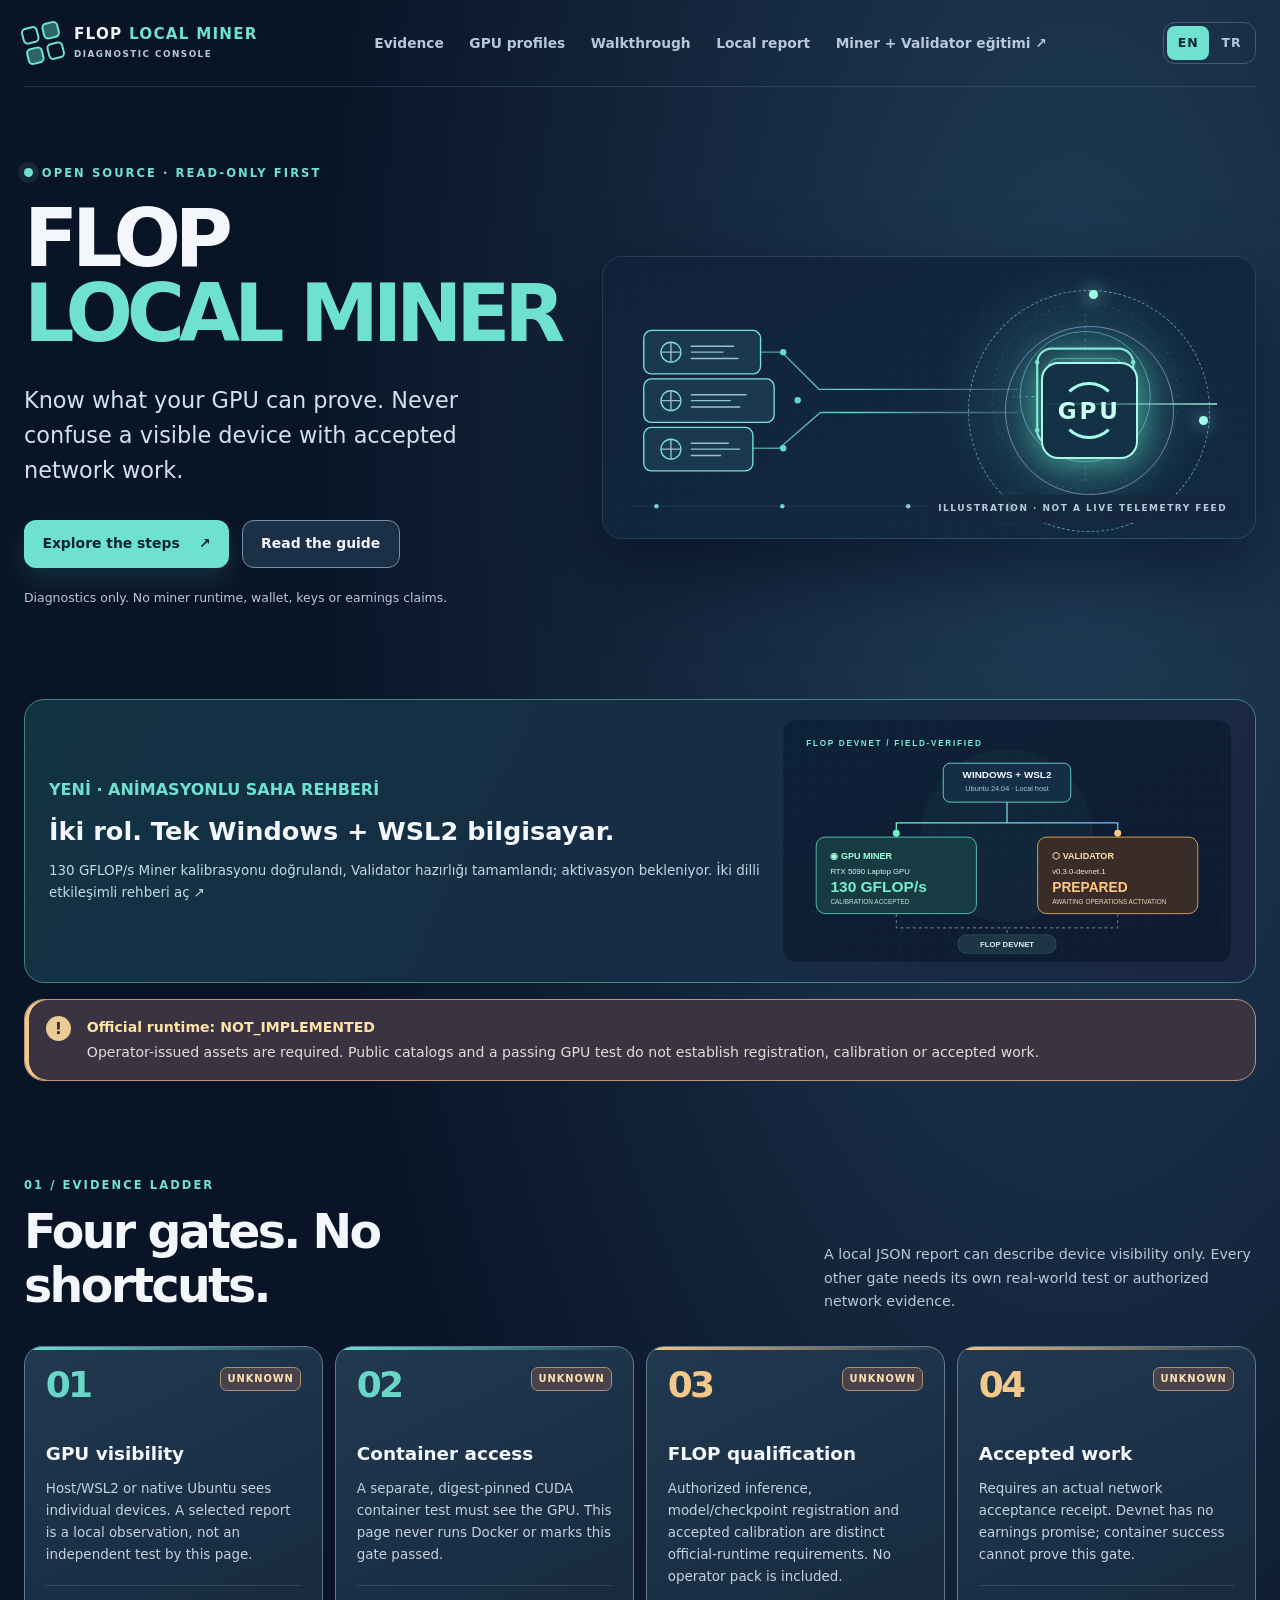
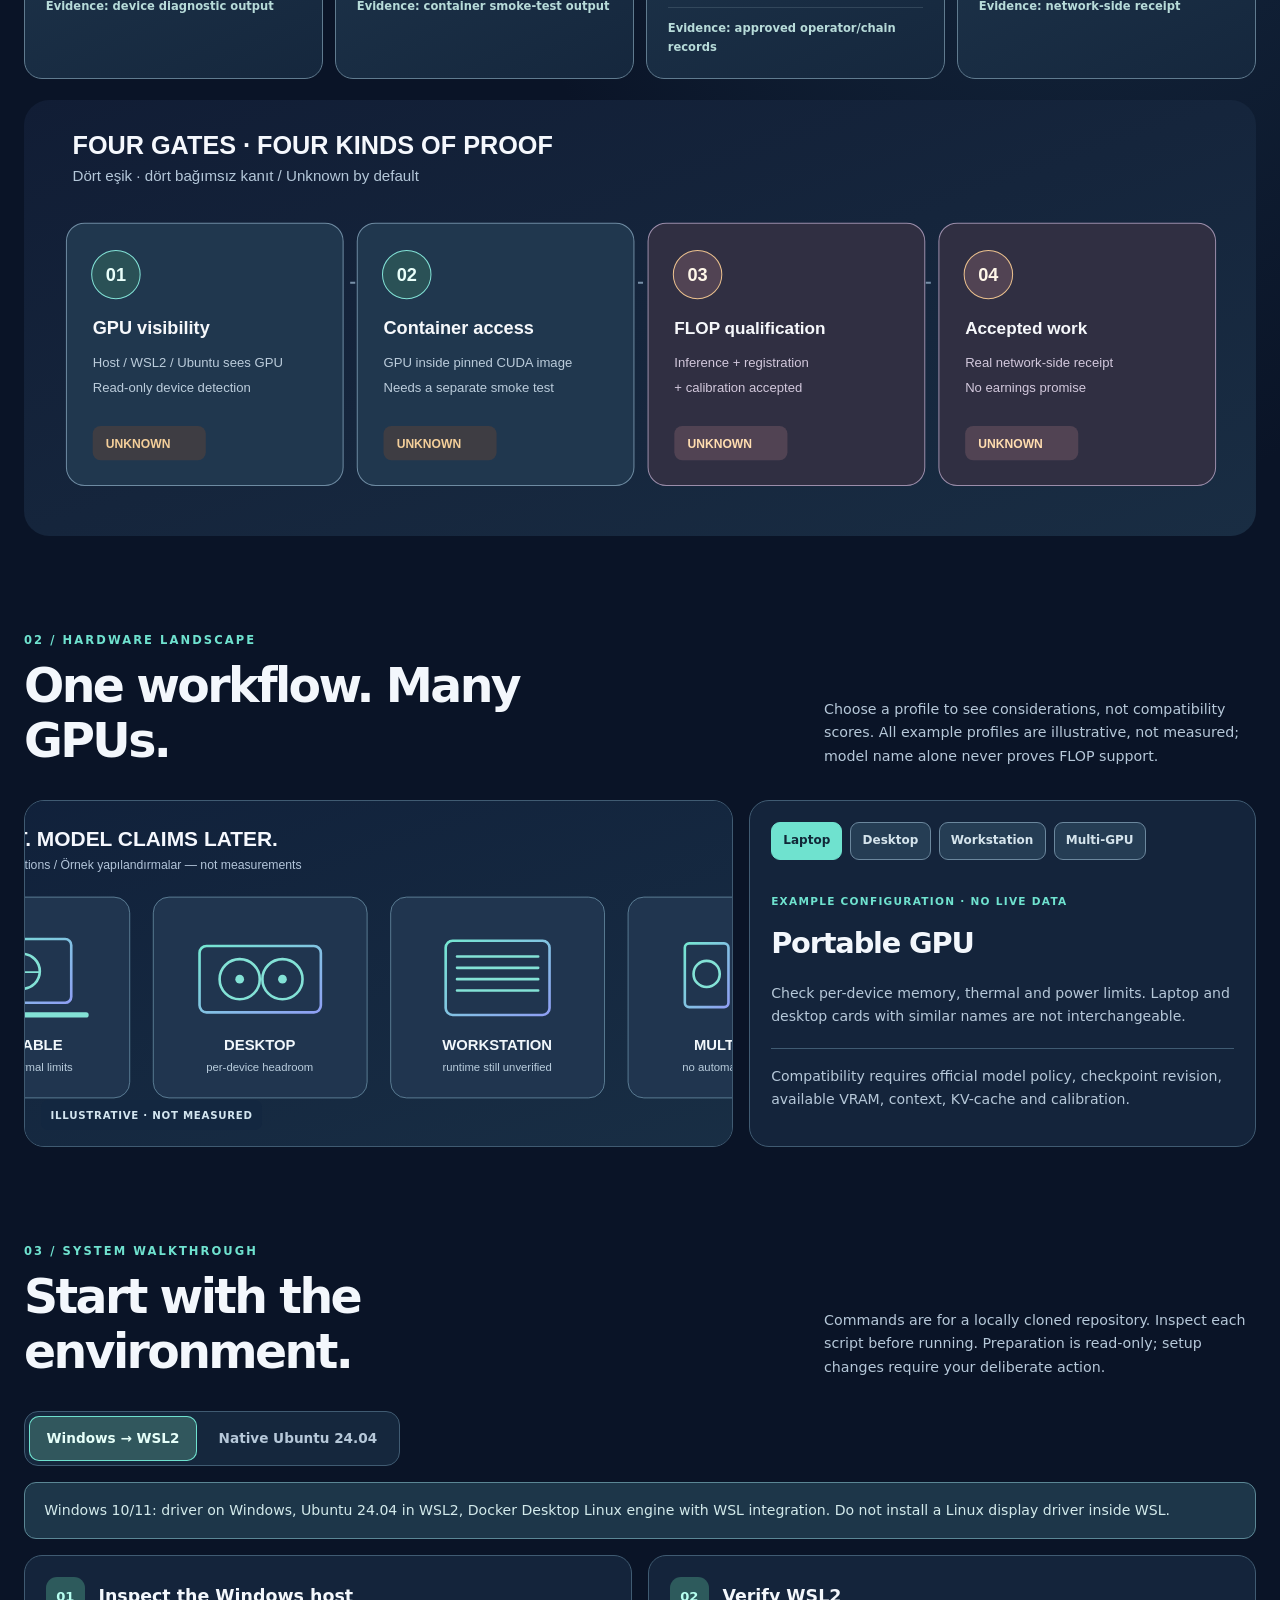
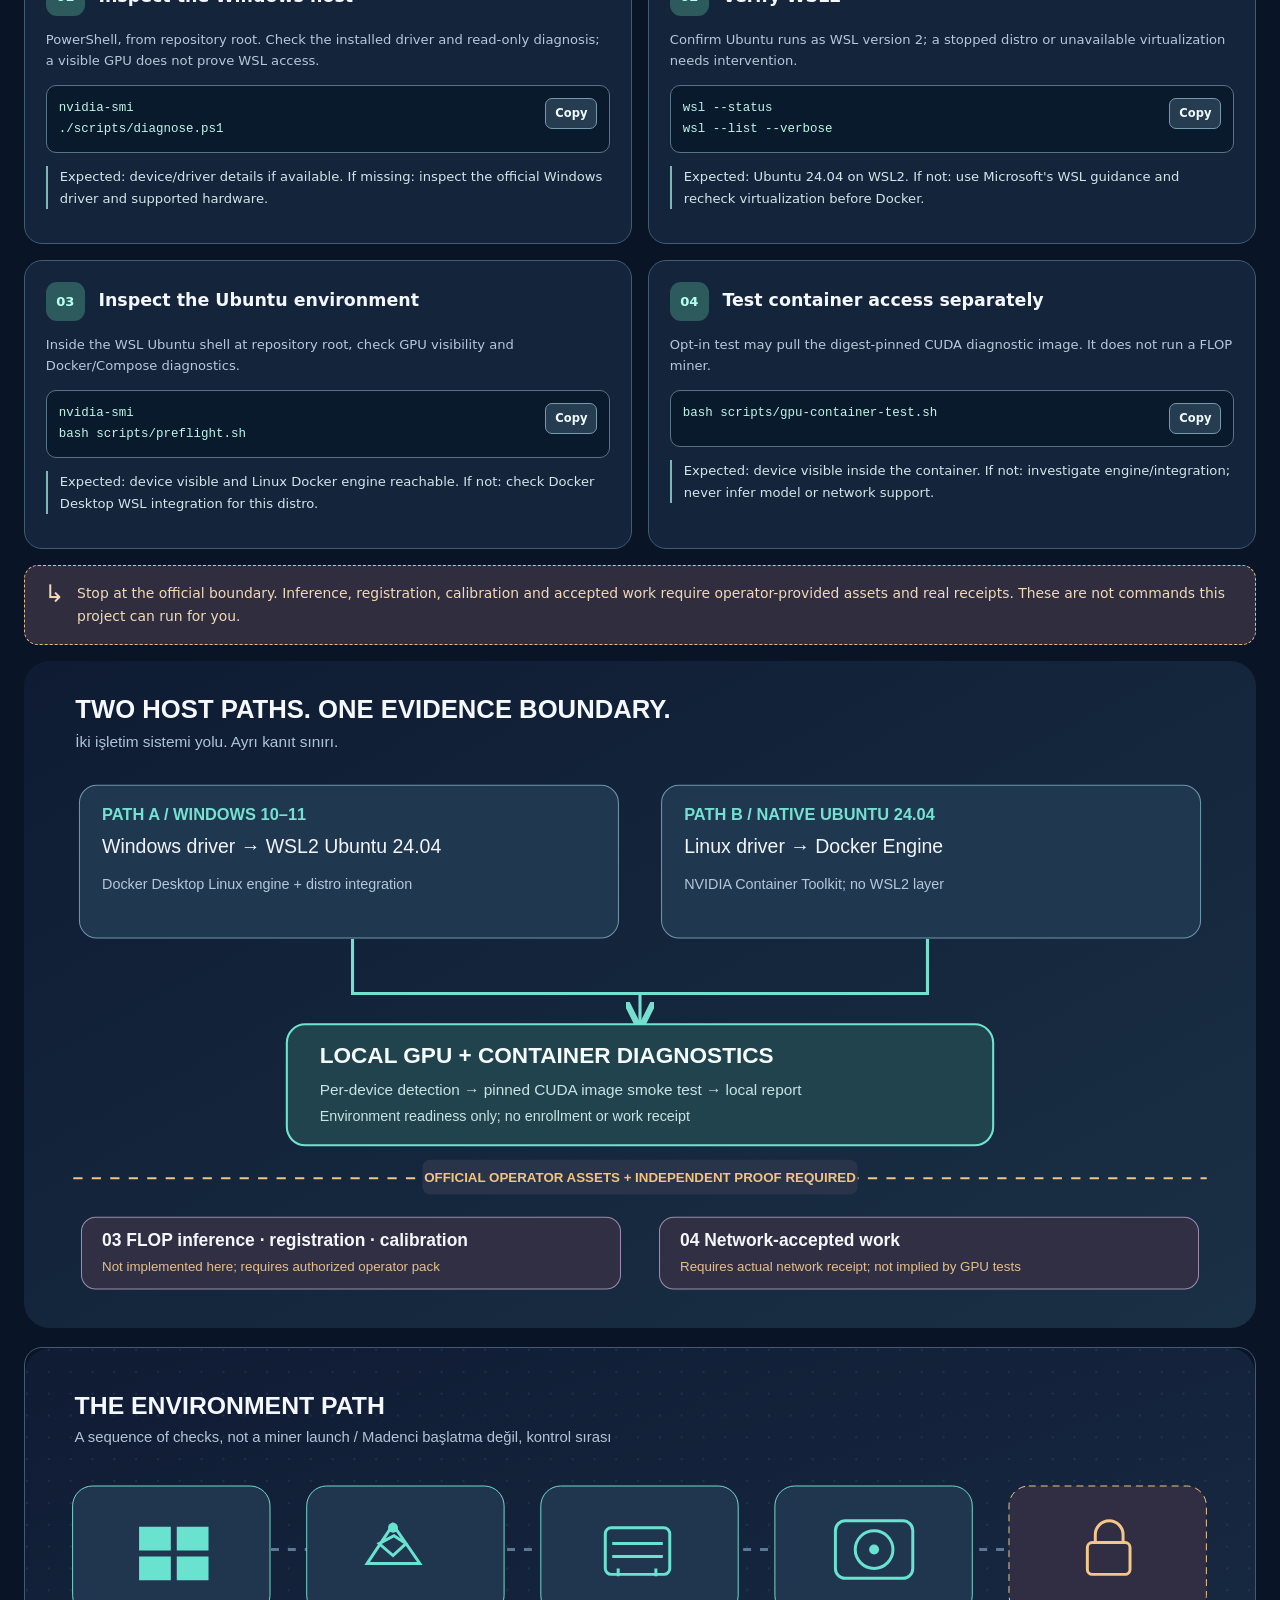
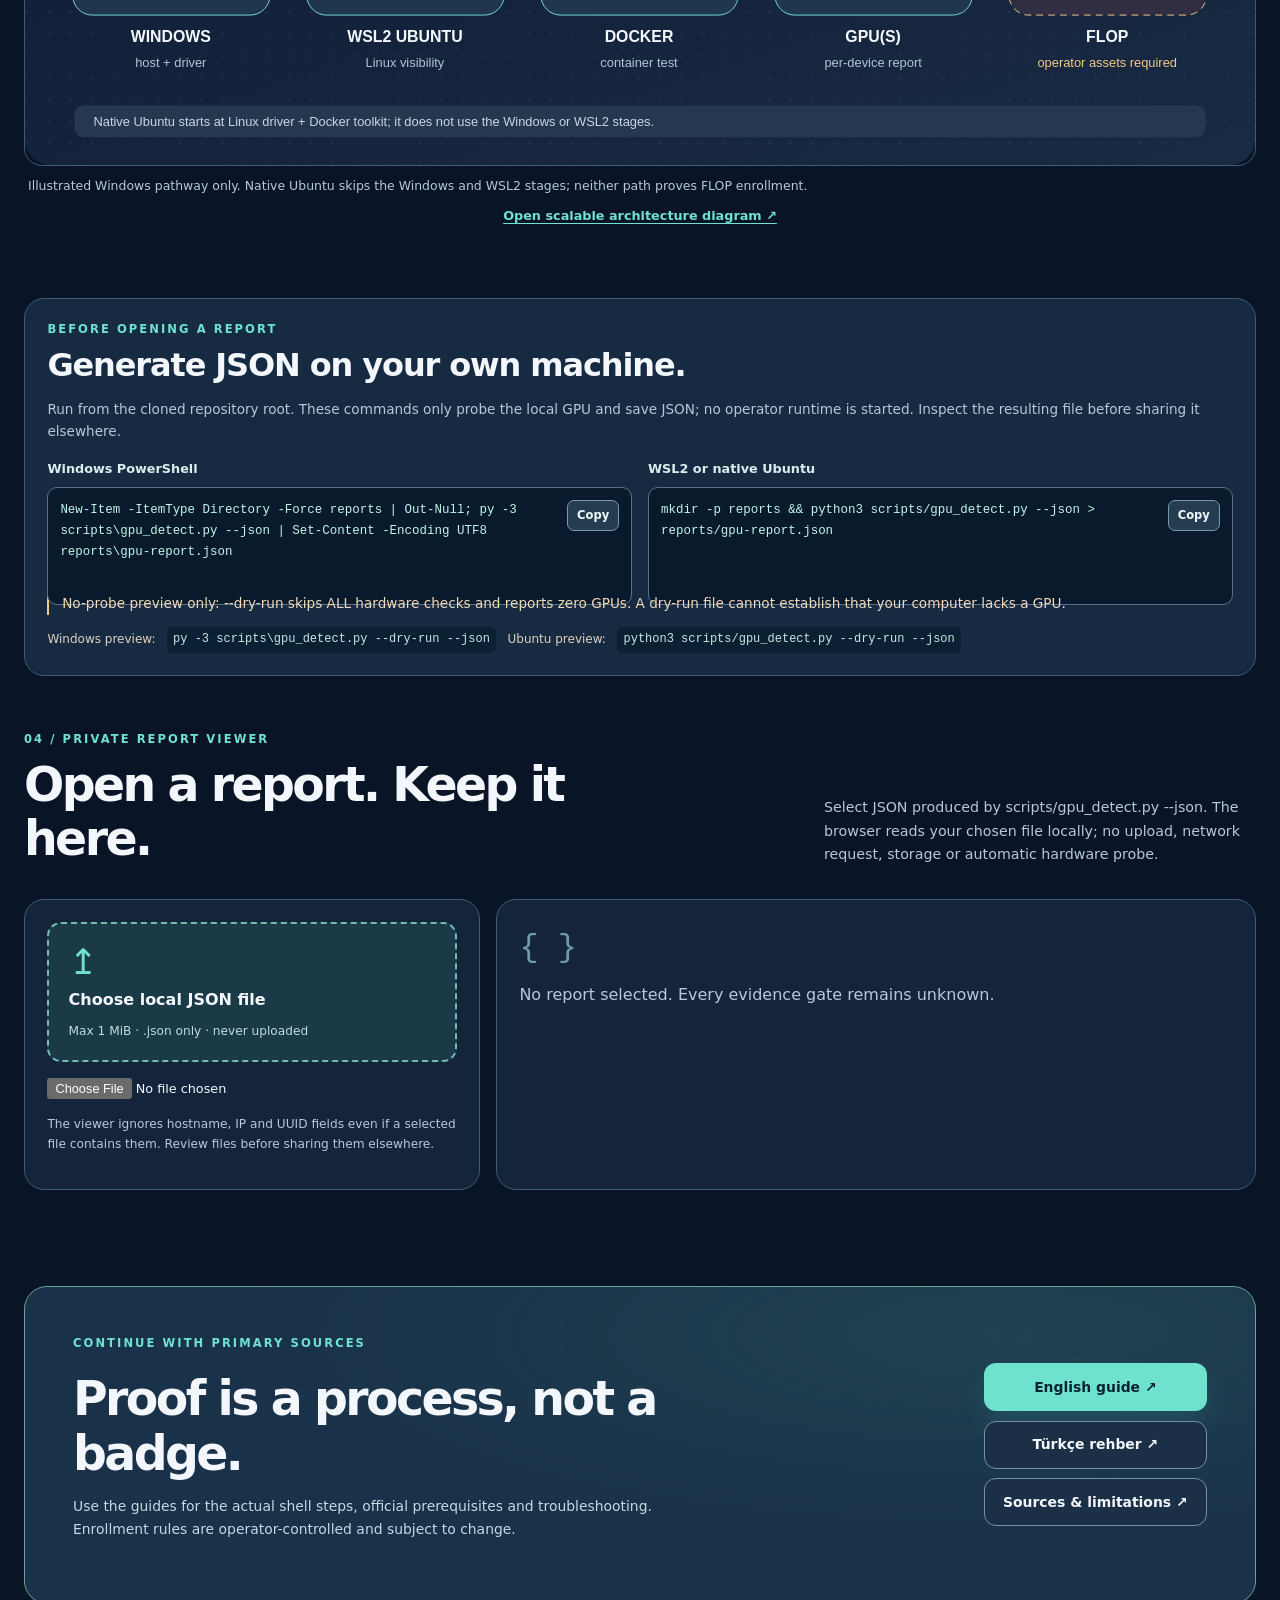
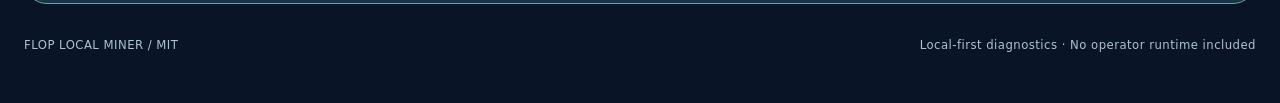
<file: site/index.html>
<!doctype html>
<html lang="en">
<head>
  <meta charset="utf-8">
  <meta name="viewport" content="width=device-width, initial-scale=1">
  <meta name="color-scheme" content="dark">
  <meta name="description" content="A bilingual, local-first GPU readiness dashboard. Environment diagnostics are not FLOP miner verification.">
  <title>FLOP Local Miner · Diagnostic Mission Control</title>
  <link rel="stylesheet" href="styles.css">
  <script src="app.js" defer></script>
</head>
<body>
  <a class="skip-link" href="#main" data-en="Skip to content" data-tr="İçeriğe geç">Skip to content</a>
  <header class="topbar wrap">
    <a class="brand" href="#top" aria-label="FLOP Local Miner"><span class="brand-symbol" aria-hidden="true"><span></span><span></span><span></span><span></span></span><span>FLOP <strong>LOCAL MINER</strong><small data-en="DIAGNOSTIC CONSOLE" data-tr="TEŞHİS KONSOLU">DIAGNOSTIC CONSOLE</small></span></a>
    <nav aria-label="Primary" class="primary-nav"><a href="#evidence" data-en="Evidence" data-tr="Kanıt">Evidence</a><a href="#profiles" data-en="GPU profiles" data-tr="GPU profilleri">GPU profiles</a><a href="#setup" data-en="Walkthrough" data-tr="Adımlar">Walkthrough</a><a href="#local-report" data-en="Local report" data-tr="Yerel rapor">Local report</a><a href="validator.html" data-en="Learn Miner + Validator ↗" data-tr="Miner + Validator eğitimi ↗">Miner + Validator eğitimi ↗</a></nav>
    <div class="lang-switch" role="group" aria-label="Language / Dil"><button type="button" id="lang-en" aria-pressed="true" lang="en">EN</button><button type="button" id="lang-tr" aria-pressed="false" lang="tr">TR</button></div>
  </header>
  <main id="main">
    <section class="hero wrap" id="top" aria-labelledby="hero-title">
      <div class="hero-copy"><p class="eyebrow"><span class="pulse-dot" aria-hidden="true"></span><span data-en="OPEN SOURCE · READ-ONLY FIRST" data-tr="AÇIK KAYNAK · ÖNCE SALT OKUNUR">OPEN SOURCE · READ-ONLY FIRST</span></p><h1 id="hero-title">FLOP<br><em>LOCAL MINER</em></h1><p class="hero-lede" data-en="Know what your GPU can prove. Never confuse a visible device with accepted network work." data-tr="GPU'nun neyi kanıtlayabildiğini bil. Görünen cihazı ağda kabul edilen işle karıştırma.">Know what your GPU can prove. Never confuse a visible device with accepted network work.</p><div class="hero-actions"><a class="button primary" href="#setup"><span data-en="Explore the steps" data-tr="Adımları incele">Explore the steps</span><span aria-hidden="true">↗</span></a><a class="button secondary" href="../docs/README.en.md" id="guide-link" data-en="Read the guide" data-tr="Rehberi oku">Read the guide</a></div><p class="hero-disclaimer" data-en="Diagnostics only. No miner runtime, wallet, keys or earnings claims." data-tr="Yalnızca teşhis. Madenci çalışma ortamı, cüzdan, anahtar veya gelir vaadi yok.">Diagnostics only. No miner runtime, wallet, keys or earnings claims.</p></div>
      <div class="hero-art"><img src="../assets/hero-circuit.svg" alt="" width="1440" height="620"><div class="orbital" aria-hidden="true"><div class="orbit orbit-one"></div><div class="orbit orbit-two"></div><div class="core"><span class="core-fan"></span><span class="core-label">GPU</span></div><span class="satellite satellite-one"></span><span class="satellite satellite-two"></span><span class="satellite satellite-three"></span></div><div class="hero-art-caption" data-en="ILLUSTRATION · NOT A LIVE TELEMETRY FEED" data-tr="GÖRSEL · CANLI TELEMETRİ DEĞİL">ILLUSTRATION · NOT A LIVE TELEMETRY FEED</div></div>
    </section>
    <section class="wrap" aria-label="New Miner and Validator field guide" style="padding-block:2rem 1rem"><a href="validator.html" style="display:grid;grid-template-columns:minmax(0,1.6fr) minmax(180px,1fr);gap:1rem;align-items:center;background:linear-gradient(115deg,#123344,#1b2745);border:1px solid #43867c;border-radius:20px;padding:1.25rem 1.5rem;text-decoration:none"><span><strong style="display:block;color:#6fe2cf;margin-bottom:.4rem" data-en="NEW · ANIMATED FIELD GUIDE" data-tr="YENİ · ANİMASYONLU SAHA REHBERİ">YENİ · ANİMASYONLU SAHA REHBERİ</strong><span style="font-weight:800;font-size:clamp(1.1rem,2.3vw,1.6rem);display:block" data-en="Two roles. One Windows + WSL2 host." data-tr="İki rol. Tek Windows + WSL2 bilgisayar.">İki rol. Tek Windows + WSL2 bilgisayar.</span><span style="display:block;color:#c4d9e4;margin-top:.5rem;font-size:.84rem" data-en="Verified 130 GFLOP/s Miner calibration and completed Validator preparation; activation still pending. Open the bilingual interactive journey ↗" data-tr="130 GFLOP/s Miner kalibrasyonu doğrulandı, Validator hazırlığı tamamlandı; aktivasyon bekleniyor. İki dilli etkileşimli rehberi aç ↗">130 GFLOP/s Miner kalibrasyonu doğrulandı, Validator hazırlığı tamamlandı; aktivasyon bekleniyor. İki dilli etkileşimli rehberi aç ↗</span></span><img src="../assets/miner-validator-journey.svg" alt="" style="width:100%;border-radius:13px" width="520" height="280"></a></section>
    <section class="notice wrap" aria-label="Current project status"><span class="notice-icon" aria-hidden="true">!</span><p><strong data-en="Repo runtime: NOT_INCLUDED" data-tr="Resmî çalışma ortamı repoda yok">Official runtime: NOT_IMPLEMENTED</strong><span data-en="Repository scripts do not deploy official runtimes; separate user-provided Miner chain evidence proves registration/calibration, while Validator onboarding is pending. Paid work is unverified." data-tr="Repo betikleri resmî runtime kurmaz; ayrı Miner zincir kanıtında kayıt/kalibrasyon doğrulandı, Validator aktivasyonu ise bekleniyor. Ücretli iş kanıtlanmadı.">Operator-issued assets are required. Public catalogs and a passing GPU test do not establish registration, calibration or accepted work.</span></p></section>
    <section class="section wrap" id="evidence" aria-labelledby="evidence-title"><div class="section-heading"><div><p class="eyebrow" data-en="01 / EVIDENCE LADDER" data-tr="01 / KANIT BASAMAKLARI">01 / EVIDENCE LADDER</p><h2 id="evidence-title" data-en="Four gates. No shortcuts." data-tr="Dört eşik. Kestirme yok.">Four gates. No shortcuts.</h2></div><p data-en="A local JSON report can describe device visibility only. Every other gate needs its own real-world test or authorized network evidence." data-tr="Yerel JSON raporu yalnızca cihaz görünürlüğünü tarif edebilir. Diğer her eşik kendi gerçek testini veya yetkili ağ kanıtını gerektirir.">A local JSON report can describe device visibility only. Every other gate needs its own real-world test or authorized network evidence.</p></div><div class="evidence-grid"><article class="evidence-card" id="gate-visibility"><span class="gate-number">01</span><span class="state-tag" id="visibility-state" data-en="UNKNOWN" data-tr="BİLİNMİYOR">UNKNOWN</span><h3 data-en="GPU visibility" data-tr="GPU görünürlüğü">GPU visibility</h3><p data-en="Host/WSL2 or native Ubuntu sees individual devices. A selected report is a local observation, not an independent test by this page." data-tr="Ana sistem/WSL2 veya yerel Ubuntu tekil cihazları görür. Seçilen rapor yerel bir gözlemdir; bu sayfanın bağımsız testi değildir.">Host/WSL2 or native Ubuntu sees individual devices. A selected report is a local observation, not an independent test by this page.</p><span class="gate-proof" data-en="Evidence: device diagnostic output" data-tr="Kanıt: cihaz teşhis çıktısı">Evidence: device diagnostic output</span></article><article class="evidence-card"><span class="gate-number">02</span><span class="state-tag" data-en="UNKNOWN" data-tr="BİLİNMİYOR">UNKNOWN</span><h3 data-en="Container access" data-tr="Konteyner erişimi">Container access</h3><p data-en="A separate, digest-pinned CUDA container test must see the GPU. This page never runs Docker or marks this gate passed." data-tr="Ayrı ve özete sabitlenmiş CUDA konteyner testi GPU'yu görmelidir. Bu sayfa Docker çalıştırmaz veya bu eşiği geçti saymaz.">A separate, digest-pinned CUDA container test must see the GPU. This page never runs Docker or marks this gate passed.</p><span class="gate-proof" data-en="Evidence: container smoke-test output" data-tr="Kanıt: konteyner deneme testi çıktısı">Evidence: container smoke-test output</span></article><article class="evidence-card restricted"><span class="gate-number">03</span><span class="state-tag" data-en="UNKNOWN" data-tr="BİLİNMİYOR">UNKNOWN</span><h3 data-en="FLOP qualification" data-tr="FLOP yeterliliği">FLOP qualification</h3><p data-en="Authorized inference, model/checkpoint registration and accepted calibration are distinct official-runtime requirements. No operator pack is included." data-tr="Yetkili çıkarım, model/checkpoint kaydı ve kabul edilmiş kalibrasyon resmî çalışma ortamının ayrı gereksinimleridir. Operatör paketi dahil değildir.">Authorized inference, model/checkpoint registration and accepted calibration are distinct official-runtime requirements. No operator pack is included.</p><span class="gate-proof" data-en="Evidence: approved operator/chain records" data-tr="Kanıt: onaylı operatör/zincir kayıtları">Evidence: approved operator/chain records</span></article><article class="evidence-card restricted"><span class="gate-number">04</span><span class="state-tag" data-en="UNKNOWN" data-tr="BİLİNMİYOR">UNKNOWN</span><h3 data-en="Accepted work" data-tr="Kabul edilen iş">Accepted work</h3><p data-en="Requires an actual network acceptance receipt. Devnet has no earnings promise; container success cannot prove this gate." data-tr="Gerçek bir ağ kabul makbuzu gerekir. Devnet gelir vaadi içermez; konteyner başarısı bu eşiği kanıtlamaz.">Requires an actual network acceptance receipt. Devnet has no earnings promise; container success cannot prove this gate.</p><span class="gate-proof" data-en="Evidence: network-side receipt" data-tr="Kanıt: ağ tarafı makbuz">Evidence: network-side receipt</span></article></div><div class="art-strip"><img loading="lazy" src="../assets/status-stages.svg" width="1220" height="432" alt="Four independent stages, all initially unknown"></div></section>
    <section class="section wrap" id="profiles" aria-labelledby="profile-title"><div class="section-heading"><div><p class="eyebrow" data-en="02 / HARDWARE LANDSCAPE" data-tr="02 / DONANIM GÖRÜNÜMÜ">02 / HARDWARE LANDSCAPE</p><h2 id="profile-title" data-en="One workflow. Many GPUs." data-tr="Tek akış. Çok GPU.">One workflow. Many GPUs.</h2></div><p data-en="Choose a profile to see considerations, not compatibility scores. All example profiles are illustrative, not measured; model name alone never proves FLOP support." data-tr="Uyumluluk puanı değil, dikkat edilmesi gerekenleri görmek için profil seç. Tüm örnek profiller temsili, ölçülmüş değil; model adı tek başına FLOP desteğini kanıtlamaz.">Choose a profile to see considerations, not compatibility scores. All example profiles are illustrative, not measured; model name alone never proves FLOP support.</p></div><div class="profile-layout"><div class="profile-visual"><img src="../assets/gpu-family.svg" width="1140" height="395" alt="" loading="lazy"><span class="illustrative-tag" data-en="ILLUSTRATIVE · NOT MEASURED" data-tr="TEMSİLİ · ÖLÇÜLMEDİ">ILLUSTRATIVE · NOT MEASURED</span></div><div class="profile-console"><div class="profile-tabs" role="group" aria-label="Illustrative GPU profiles"><button type="button" class="profile-choice is-selected" data-profile="portable" aria-pressed="true" data-en="Laptop" data-tr="Dizüstü">Laptop</button><button type="button" class="profile-choice" data-profile="desktop" aria-pressed="false" data-en="Desktop" data-tr="Masaüstü">Desktop</button><button type="button" class="profile-choice" data-profile="workstation" aria-pressed="false" data-en="Workstation" data-tr="İş istasyonu">Workstation</button><button type="button" class="profile-choice" data-profile="multi" aria-pressed="false" data-en="Multi-GPU" data-tr="Çoklu GPU">Multi-GPU</button></div><div class="profile-details" aria-live="polite" aria-atomic="true"><p class="detail-kicker" data-en="EXAMPLE CONFIGURATION · NO LIVE DATA" data-tr="ÖRNEK YAPILANDIRMA · CANLI VERİ YOK">EXAMPLE CONFIGURATION · NO LIVE DATA</p><h3 id="profile-heading">Portable GPU</h3><p id="profile-description">Check per-device memory, thermal and power limits. Laptop and desktop cards with similar names are not interchangeable.</p><p class="detail-reminder" data-en="Compatibility requires official model policy, checkpoint revision, available VRAM, context, KV-cache and calibration." data-tr="Uyumluluk için resmî model politikası, checkpoint sürümü, kullanılabilir VRAM, bağlam, KV-cache ve kalibrasyon gerekir.">Compatibility requires official model policy, checkpoint revision, available VRAM, context, KV-cache and calibration.</p></div></div></div></section>
    <section class="section wrap" id="setup" aria-labelledby="setup-title"><div class="section-heading"><div><p class="eyebrow" data-en="03 / SYSTEM WALKTHROUGH" data-tr="03 / SİSTEM ADIMLARI">03 / SYSTEM WALKTHROUGH</p><h2 id="setup-title" data-en="Start with the environment." data-tr="Önce ortamı hazırla.">Start with the environment.</h2></div><p data-en="Commands are for a locally cloned repository. Inspect each script before running. Preparation is read-only; setup changes require your deliberate action." data-tr="Komutlar yerelde klonlanmış depo içindir. Çalıştırmadan önce her betiği incele. Hazırlık salt okunurdur; kurulum değişiklikleri bilinçli onayını gerektirir.">Commands are for a locally cloned repository. Inspect each script before running. Preparation is read-only; setup changes require your deliberate action.</p></div><div class="path-switch" role="tablist" aria-label="Operating system path"><button type="button" id="tab-windows" role="tab" aria-selected="true" aria-controls="path-windows" tabindex="0" data-en="Windows → WSL2" data-tr="Windows → WSL2">Windows → WSL2</button><button type="button" id="tab-ubuntu" role="tab" aria-selected="false" aria-controls="path-ubuntu" tabindex="-1" data-en="Native Ubuntu 24.04" data-tr="Yerel Ubuntu 24.04">Native Ubuntu 24.04</button></div><div class="path-panel" id="path-windows" role="tabpanel" aria-labelledby="tab-windows" tabindex="0"><div class="path-note" data-en="Windows 10/11: driver on Windows, Ubuntu 24.04 in WSL2, Docker Desktop Linux engine with WSL integration. Do not install a Linux display driver inside WSL." data-tr="Windows 10/11: sürücü Windows'ta, Ubuntu 24.04 WSL2 içinde, Docker Desktop Linux engine ve WSL entegrasyonu. WSL içine Linux ekran sürücüsü kurma.">Windows 10/11: driver on Windows, Ubuntu 24.04 in WSL2, Docker Desktop Linux engine with WSL integration. Do not install a Linux display driver inside WSL.</div><ol class="steps"><li><div class="step-top"><span class="step-index">01</span><h3 data-en="Inspect the Windows host" data-tr="Windows ana sistemini incele">Inspect the Windows host</h3></div><p data-en="PowerShell, from repository root. Check the installed driver and read-only diagnosis; a visible GPU does not prove WSL access." data-tr="Depo kökünden PowerShell. Kurulu sürücüyü ve salt okunur teşhisi kontrol et; görünen GPU WSL erişimini kanıtlamaz.">PowerShell, from repository root. Check the installed driver and read-only diagnosis; a visible GPU does not prove WSL access.</p><div class="command"><code>nvidia-smi<br>./scripts/diagnose.ps1</code><button type="button" class="copy" aria-label="Copy Windows host commands" data-en="Copy" data-tr="Kopyala">Copy</button></div><p class="step-hint" data-en="Expected: device/driver details if available. If missing: inspect the official Windows driver and supported hardware." data-tr="Beklenen: varsa cihaz/sürücü ayrıntıları. Eksikse: resmî Windows sürücüsünü ve desteklenen donanımı incele.">Expected: device/driver details if available. If missing: inspect the official Windows driver and supported hardware.</p></li><li><div class="step-top"><span class="step-index">02</span><h3 data-en="Verify WSL2" data-tr="WSL2'yi doğrula">Verify WSL2</h3></div><p data-en="Confirm Ubuntu runs as WSL version 2; a stopped distro or unavailable virtualization needs intervention." data-tr="Ubuntu'nun WSL sürüm 2 ile çalıştığını doğrula; durmuş dağıtım veya kullanılamayan sanallaştırma müdahale gerektirir.">Confirm Ubuntu runs as WSL version 2; a stopped distro or unavailable virtualization needs intervention.</p><div class="command"><code>wsl --status<br>wsl --list --verbose</code><button type="button" class="copy" aria-label="Copy WSL commands" data-en="Copy" data-tr="Kopyala">Copy</button></div><p class="step-hint" data-en="Expected: Ubuntu 24.04 on WSL2. If not: use Microsoft's WSL guidance and recheck virtualization before Docker." data-tr="Beklenen: WSL2 üzerinde Ubuntu 24.04. Değilse: Docker'dan önce Microsoft WSL rehberini izle ve sanallaştırmayı yeniden kontrol et.">Expected: Ubuntu 24.04 on WSL2. If not: use Microsoft's WSL guidance and recheck virtualization before Docker.</p></li><li><div class="step-top"><span class="step-index">03</span><h3 data-en="Inspect the Ubuntu environment" data-tr="Ubuntu ortamını incele">Inspect the Ubuntu environment</h3></div><p data-en="Inside the WSL Ubuntu shell at repository root, check GPU visibility and Docker/Compose diagnostics." data-tr="Depo kökünde WSL Ubuntu kabuğunda GPU görünürlüğünü ve Docker/Compose teşhisini kontrol et.">Inside the WSL Ubuntu shell at repository root, check GPU visibility and Docker/Compose diagnostics.</p><div class="command"><code>nvidia-smi<br>bash scripts/preflight.sh</code><button type="button" class="copy" aria-label="Copy WSL preflight commands" data-en="Copy" data-tr="Kopyala">Copy</button></div><p class="step-hint" data-en="Expected: device visible and Linux Docker engine reachable. If not: check Docker Desktop WSL integration for this distro." data-tr="Beklenen: cihaz görünür ve Linux Docker engine erişilebilir. Değilse: bu dağıtım için Docker Desktop WSL entegrasyonunu kontrol et.">Expected: device visible and Linux Docker engine reachable. If not: check Docker Desktop WSL integration for this distro.</p></li><li><div class="step-top"><span class="step-index">04</span><h3 data-en="Test container access separately" data-tr="Konteyner erişimini ayrıca test et">Test container access separately</h3></div><p data-en="Opt-in test may pull the digest-pinned CUDA diagnostic image. It does not run a FLOP miner." data-tr="İsteğe bağlı test özete sabitlenmiş CUDA teşhis imajını indirebilir. FLOP madencisini çalıştırmaz.">Opt-in test may pull the digest-pinned CUDA diagnostic image. It does not run a FLOP miner.</p><div class="command"><code>bash scripts/gpu-container-test.sh</code><button type="button" class="copy" aria-label="Copy GPU container test command" data-en="Copy" data-tr="Kopyala">Copy</button></div><p class="step-hint" data-en="Expected: device visible inside the container. If not: investigate engine/integration; never infer model or network support." data-tr="Beklenen: cihaz konteyner içinde görünür. Değilse: engine/entegrasyonu araştır; model veya ağ desteği çıkarımı yapma.">Expected: device visible inside the container. If not: investigate engine/integration; never infer model or network support.</p></li></ol></div><div class="path-panel" id="path-ubuntu" role="tabpanel" aria-labelledby="tab-ubuntu" tabindex="0" hidden><div class="path-note" data-en="Native Ubuntu 24.04 uses a Linux driver, Docker Engine and NVIDIA Container Toolkit. It does not require Windows, WSL2 or Docker Desktop." data-tr="Yerel Ubuntu 24.04 Linux sürücüsü, Docker Engine ve NVIDIA Container Toolkit kullanır. Windows, WSL2 veya Docker Desktop gerektirmez.">Native Ubuntu 24.04 uses a Linux driver, Docker Engine and NVIDIA Container Toolkit. It does not require Windows, WSL2 or Docker Desktop.</div><ol class="steps"><li><div class="step-top"><span class="step-index">01</span><h3 data-en="Inspect the native GPU" data-tr="Yerel GPU'yu incele">Inspect the native GPU</h3></div><p data-en="At repository root, see whether the host has a working Linux GPU driver." data-tr="Depo kökünde ana sistemin çalışan Linux GPU sürücüsü olup olmadığını kontrol et.">At repository root, see whether the host has a working Linux GPU driver.</p><div class="command"><code>nvidia-smi<br>bash scripts/preflight.sh</code><button type="button" class="copy" aria-label="Copy Ubuntu preflight commands" data-en="Copy" data-tr="Kopyala">Copy</button></div><p class="step-hint" data-en="Expected: device and driver details. If not: consult Ubuntu and vendor installation instructions before container checks." data-tr="Beklenen: cihaz ve sürücü ayrıntıları. Yoksa: konteyner kontrolünden önce Ubuntu ve üretici kurulum yönergelerini incele.">Expected: device and driver details. If not: consult Ubuntu and vendor installation instructions before container checks.</p></li><li><div class="step-top"><span class="step-index">02</span><h3 data-en="Check Docker Engine" data-tr="Docker Engine'i kontrol et">Check Docker Engine</h3></div><p data-en="Native Ubuntu needs a running Linux Docker daemon, Compose and the NVIDIA Container Toolkit." data-tr="Yerel Ubuntu çalışan Linux Docker daemon'u, Compose ve NVIDIA Container Toolkit gerektirir.">Native Ubuntu needs a running Linux Docker daemon, Compose and the NVIDIA Container Toolkit.</p><div class="command"><code>docker info<br>docker compose version</code><button type="button" class="copy" aria-label="Copy Docker diagnostic commands" data-en="Copy" data-tr="Kopyala">Copy</button></div><p class="step-hint" data-en="Expected: engine reachable. If not: use official Docker and NVIDIA Container Toolkit setup guides; do not paste unaudited installers." data-tr="Beklenen: engine erişilebilir. Değilse: resmî Docker ve NVIDIA Container Toolkit kurulum rehberlerini kullan; incelenmemiş kurulum betiklerini yapıştırma.">Expected: engine reachable. If not: use official Docker and NVIDIA Container Toolkit setup guides; do not paste unaudited installers.</p></li><li><div class="step-top"><span class="step-index">03</span><h3 data-en="Check the container boundary" data-tr="Konteyner sınırını kontrol et">Check the container boundary</h3></div><p data-en="Opt-in digest-pinned image test may download an image; a success applies to this container check only." data-tr="İsteğe bağlı özete sabitlenmiş imaj testi bir imaj indirebilir; başarı yalnızca bu konteyner kontrolü içindir.">Opt-in digest-pinned image test may download an image; a success applies to this container check only.</p><div class="command"><code>bash scripts/gpu-container-test.sh</code><button type="button" class="copy" aria-label="Copy Ubuntu container test command" data-en="Copy" data-tr="Kopyala">Copy</button></div><p class="step-hint" data-en="Expected: GPU visible in the diagnostic container. If not: check the container toolkit configuration." data-tr="Beklenen: teşhis konteynerinde GPU görünür. Değilse: container toolkit yapılandırmasını kontrol et.">Expected: GPU visible in the diagnostic container. If not: check the container toolkit configuration.</p></li></ol></div><div class="boundary-note"><span aria-hidden="true">↳</span><p data-en="Stop at the official boundary. Inference, registration, calibration and accepted work require operator-provided assets and real receipts. These are not commands this project can run for you." data-tr="Resmî sınırda dur. Çıkarım, kayıt, kalibrasyon ve kabul edilen iş, operatör dosyaları ve gerçek makbuzlar gerektirir. Bu proje bu işlemleri sizin adınıza çalıştıramaz.">Stop at the official boundary. Inference, registration, calibration and accepted work require operator-provided assets and real receipts. These are not commands this project can run for you.</p></div><img class="wide-art" loading="lazy" src="../assets/architecture.svg" width="1200" height="650" alt="Two host paths converge on local diagnostics; an official operator boundary separates them from FLOP and accepted work"></section>
    <figure class="wrap flow-figure"><img src="../assets/setup-flow.svg" width="1240" height="420" loading="lazy" alt="Illustrative path: Windows host, WSL2 Ubuntu, Docker, detected GPUs, then a locked FLOP operator boundary"><figcaption data-en="Illustrated Windows pathway only. Native Ubuntu skips the Windows and WSL2 stages; neither path proves FLOP enrollment." data-tr="Yalnızca Windows yolunun görseli. Yerel Ubuntu Windows ve WSL2 aşamalarını atlar; hiçbir yol FLOP kaydını kanıtlamaz.">Illustrated Windows pathway only. Native Ubuntu skips the Windows and WSL2 stages; neither path proves FLOP enrollment.</figcaption></figure>
    <a class="diagram-link wrap" href="../assets/architecture.svg" data-en="Open scalable architecture diagram ↗" data-tr="Ölçeklenebilir mimari diyagramını aç ↗">Open scalable architecture diagram ↗</a>
    <section class="generate-report wrap" aria-labelledby="generate-title">
      <p class="eyebrow" data-en="BEFORE OPENING A REPORT" data-tr="RAPOR AÇMADAN ÖNCE">BEFORE OPENING A REPORT</p>
      <h2 id="generate-title" data-en="Generate JSON on your own machine." data-tr="JSON'u kendi bilgisayarında üret.">Generate JSON on your own machine.</h2>
      <p data-en="Run from the cloned repository root. These commands only probe the local GPU and save JSON; no operator runtime is started. Inspect the resulting file before sharing it elsewhere." data-tr="Klonlanan deponun kökünde çalıştır. Bu komutlar yalnızca yerel GPU'yu sorgulayıp JSON kaydeder; operatör çalışma ortamı başlatılmaz. Dosyayı başka yerde paylaşmadan önce incele.">Run from the cloned repository root. These commands only probe the local GPU and save JSON; no operator runtime is started. Inspect the resulting file before sharing it elsewhere.</p>
      <div class="generate-grid">
        <div><strong data-en="Windows PowerShell" data-tr="Windows PowerShell">Windows PowerShell</strong><div class="command"><code>New-Item -ItemType Directory -Force reports | Out-Null; py -3 scripts\gpu_detect.py --json | Set-Content -Encoding UTF8 reports\gpu-report.json</code><button type="button" class="copy" aria-label="Copy Windows JSON report command" data-en="Copy" data-tr="Kopyala">Copy</button></div></div>
        <div><strong data-en="WSL2 or native Ubuntu" data-tr="WSL2 veya yerel Ubuntu">WSL2 or native Ubuntu</strong><div class="command"><code>mkdir -p reports &amp;&amp; python3 scripts/gpu_detect.py --json &gt; reports/gpu-report.json</code><button type="button" class="copy" aria-label="Copy Ubuntu JSON report command" data-en="Copy" data-tr="Kopyala">Copy</button></div></div>
      </div>
      <p class="dry-run-note" data-en="No-probe preview only: --dry-run skips ALL hardware checks and reports zero GPUs. A dry-run file cannot establish that your computer lacks a GPU." data-tr="Yalnızca sorgusuz önizleme: --dry-run TÜM donanım kontrollerini atlar ve sıfır GPU bildirir. Deneme modu dosyası bilgisayarında GPU olmadığını kanıtlamaz.">No-probe preview only: --dry-run skips ALL hardware checks and reports zero GPUs. A dry-run file cannot establish that your computer lacks a GPU.</p>
      <div class="dry-preview"><span data-en="Windows preview:" data-tr="Windows önizlemesi:">Windows preview:</span> <code>py -3 scripts\gpu_detect.py --dry-run --json</code><span data-en="Ubuntu preview:" data-tr="Ubuntu önizlemesi:">Ubuntu preview:</span> <code>python3 scripts/gpu_detect.py --dry-run --json</code></div>
    </section>
    <section class="section wrap" id="local-report" aria-labelledby="report-title"><div class="section-heading"><div><p class="eyebrow" data-en="04 / PRIVATE REPORT VIEWER" data-tr="04 / GİZLİ RAPOR GÖRÜNTÜLEYİCİ">04 / PRIVATE REPORT VIEWER</p><h2 id="report-title" data-en="Open a report. Keep it here." data-tr="Raporu aç. Burada kalsın.">Open a report. Keep it here.</h2></div><p data-en="Select JSON produced by scripts/gpu_detect.py --json. The browser reads your chosen file locally; no upload, network request, storage or automatic hardware probe." data-tr="scripts/gpu_detect.py --json ile üretilen JSON'u seç. Tarayıcı seçtiğin dosyayı yerelde okur; yükleme, ağ isteği, depolama veya otomatik donanım taraması yapmaz.">Select JSON produced by scripts/gpu_detect.py --json. The browser reads your chosen file locally; no upload, network request, storage or automatic hardware probe.</p></div><div class="report-layout"><div class="report-input"><label for="report-file" class="file-label"><span aria-hidden="true">↥</span><strong data-en="Choose local JSON file" data-tr="Yerel JSON dosyası seç">Choose local JSON file</strong><small data-en="Max 1 MiB · .json only · never uploaded" data-tr="En çok 1 MiB · yalnızca .json · asla yüklenmez">Max 1 MiB · .json only · never uploaded</small></label><input id="report-file" type="file" accept=".json,application/json" aria-describedby="report-safety"><p id="report-safety" data-en="The viewer ignores hostname, IP and UUID fields even if a selected file contains them. Review files before sharing them elsewhere." data-tr="Görüntüleyici, seçilen dosyada bulunsalar bile ana makine adı, IP ve UUID alanlarını yok sayar. Dosyaları başka yerde paylaşmadan önce incele.">The viewer ignores hostname, IP and UUID fields even if a selected file contains them. Review files before sharing them elsewhere.</p><button type="button" class="text-button" id="clear-report" hidden data-en="Clear displayed report" data-tr="Görüntülenen raporu temizle">Clear displayed report</button></div><div class="report-output" id="report-output" aria-live="polite" aria-atomic="false"><span class="report-placeholder" aria-hidden="true">{ }</span><p id="report-message" role="status" data-en="No report selected. Every evidence gate remains unknown." data-tr="Rapor seçilmedi. Tüm kanıt eşikleri bilinmiyor.">No report selected. Every evidence gate remains unknown.</p><div id="report-details" hidden><div class="report-summary"><span id="report-gpu-count"></span><span id="report-status"></span></div><div id="report-gpus" class="report-gpus"></div><div id="report-models" class="report-models"></div></div></div></div></section>
    <section class="closing wrap"><div><p class="eyebrow" data-en="CONTINUE WITH PRIMARY SOURCES" data-tr="BİRİNCİL KAYNAKLARLA DEVAM ET">CONTINUE WITH PRIMARY SOURCES</p><h2 data-en="Proof is a process, not a badge." data-tr="Kanıt rozet değil, süreçtir.">Proof is a process, not a badge.</h2><p data-en="Use the guides for the actual shell steps, official prerequisites and troubleshooting. Enrollment rules are operator-controlled and subject to change." data-tr="Gerçek terminal adımları, resmî önkoşullar ve sorun giderme için rehberleri kullan. Kayıt kuralları operatör kontrolündedir ve değişebilir.">Use the guides for the actual shell steps, official prerequisites and troubleshooting. Enrollment rules are operator-controlled and subject to change.</p></div><div class="closing-links"><a class="button primary" href="../docs/README.en.md" data-en="English guide ↗" data-tr="English guide ↗">English guide ↗</a><a class="button secondary" href="../docs/README.tr.md" data-en="Türkçe rehber ↗" data-tr="Türkçe rehber ↗">Türkçe rehber ↗</a><a class="button secondary" href="../docs/RESEARCH.md" data-en="Sources &amp; limitations ↗" data-tr="Kaynaklar ve sınırlar ↗">Sources &amp; limitations ↗</a></div></section>
  </main>
  <footer class="wrap footer"><span>FLOP LOCAL MINER / MIT</span><span data-en="Local-first diagnostics · No operator runtime included" data-tr="Yerel öncelikli teşhis · Operatör çalışma ortamı dahil değil">Local-first diagnostics · No operator runtime included</span></footer>
</body>
</html>
</file>
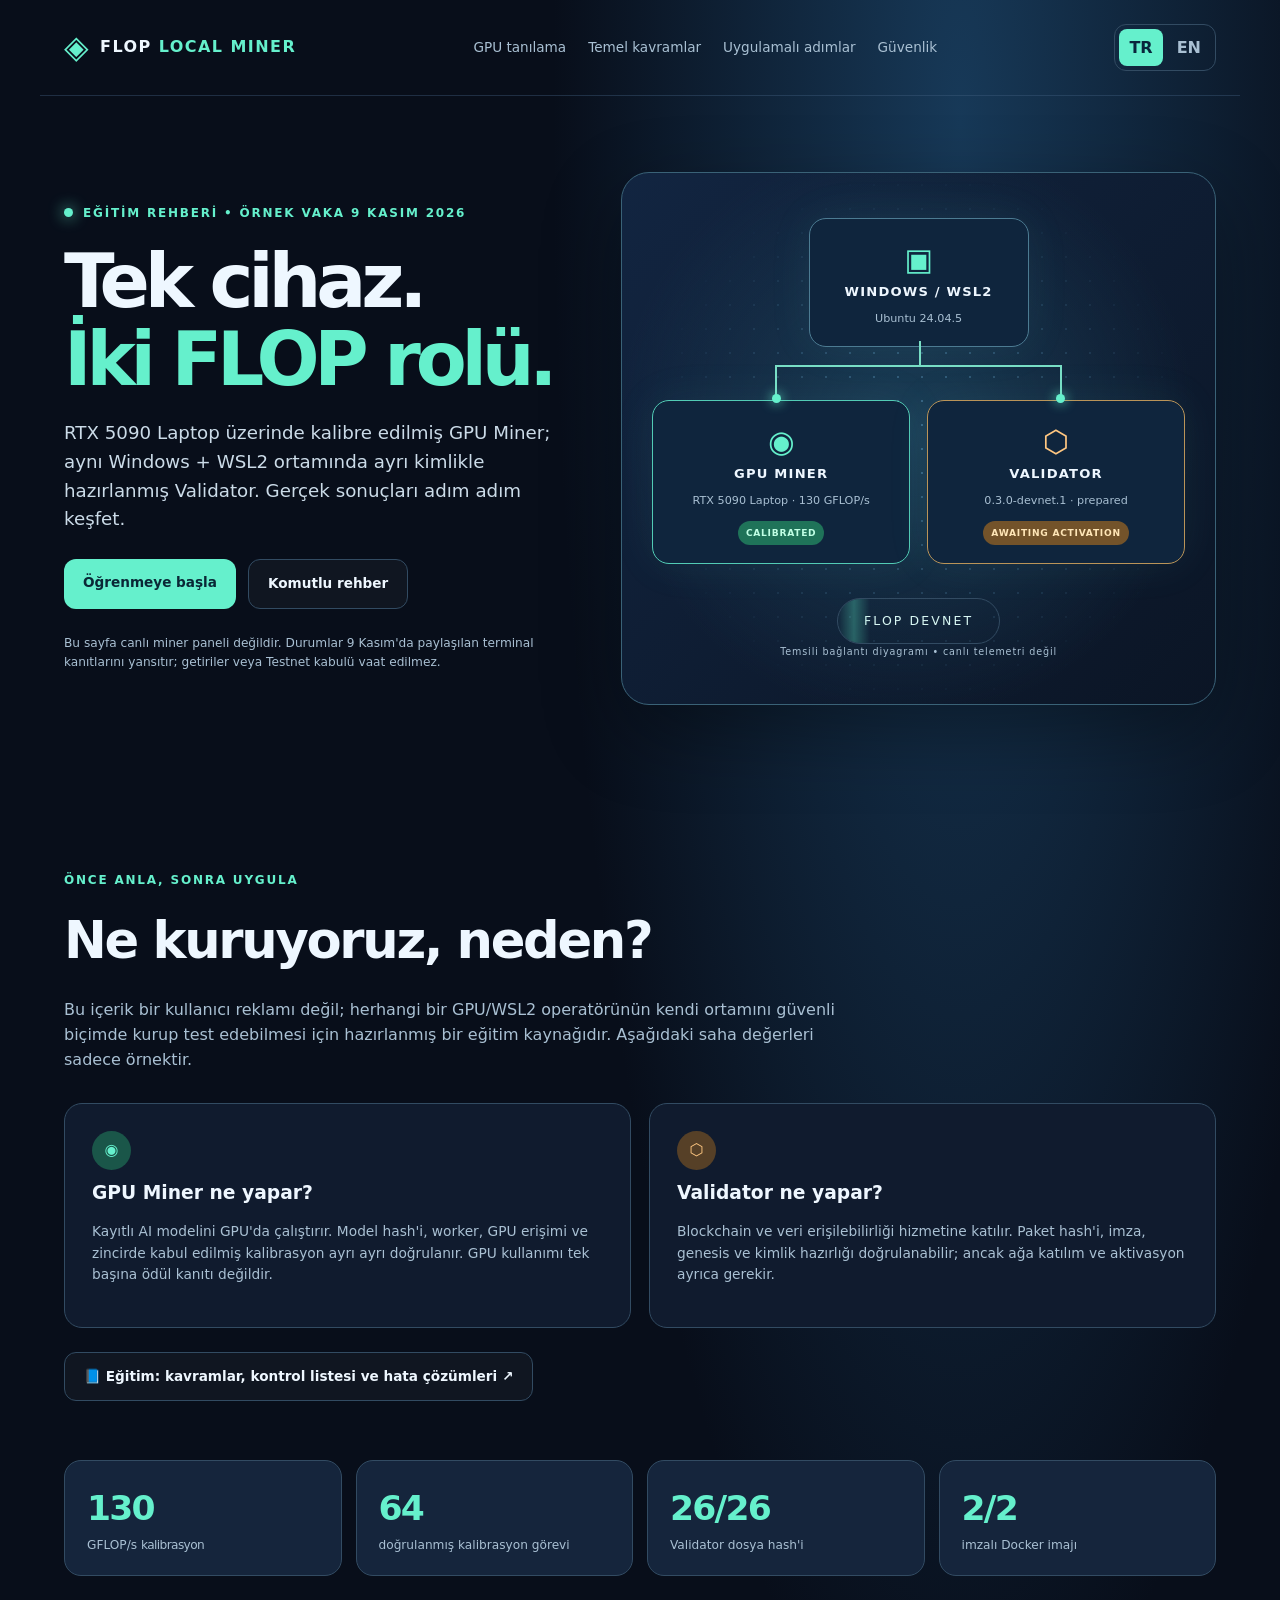
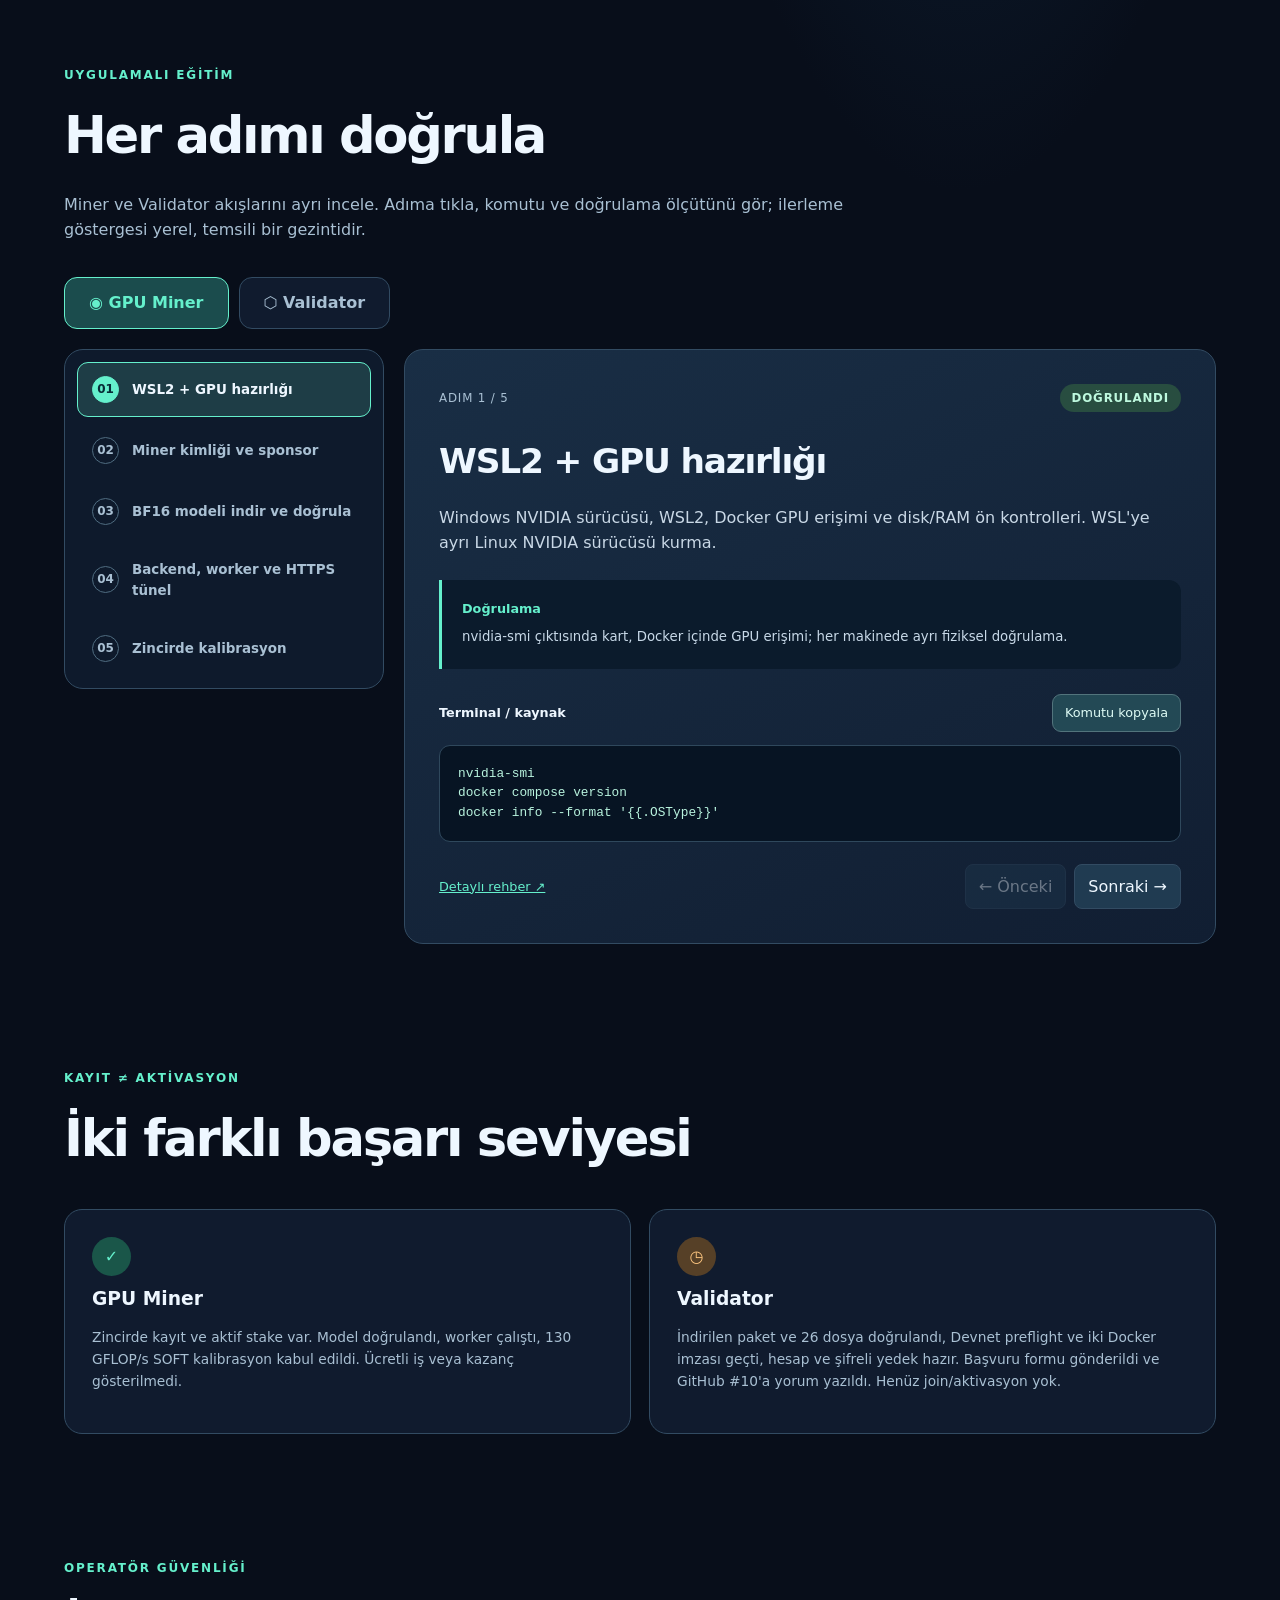
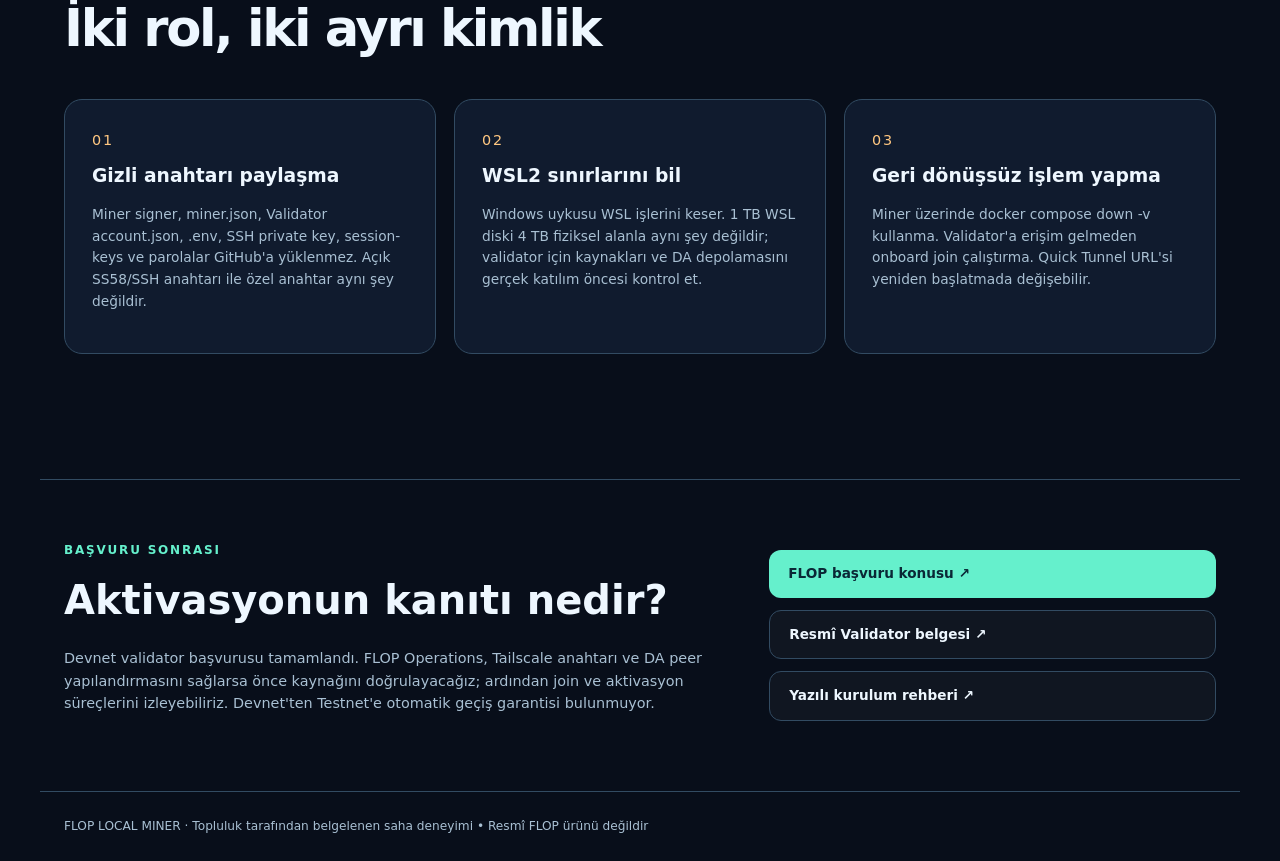
<file: site/validator.html>
<!doctype html>
<html lang="tr">
<head>
<meta charset="utf-8"><meta name="viewport" content="width=device-width,initial-scale=1">
<meta name="color-scheme" content="dark">
<meta name="description" content="FLOP Devnet Miner + Validator: doğrulanmış WSL2 kurulum süreci, animasyonlu iki dilli yol haritası, güvenli komutlar ve başvuru aşamaları.">
<title>FLOP Operator Journey · Miner + Validator</title>
<link rel="stylesheet" href="validator.css"><script defer src="validator.js"></script>
</head>
<body>
<a class="skip" href="#content">İçeriğe geç / Skip to content</a>
<header class="nav wrap">
  <a class="logo" href="../index.html" aria-label="FLOP Local Miner"><span class="symbol">◈</span>FLOP <b>LOCAL MINER</b></a>
  <nav aria-label="Site navigation"><a href="../index.html" data-tr="GPU tanılama" data-en="GPU diagnostics">GPU tanılama</a><a href="#concepts" data-tr="Temel kavramlar" data-en="Core concepts">Temel kavramlar</a><a href="#journey" data-tr="Uygulamalı adımlar" data-en="Practical steps">Uygulamalı adımlar</a><a href="#security" data-tr="Güvenlik" data-en="Security">Güvenlik</a></nav>
  <div class="langs" role="group" aria-label="Language / Dil"><button type="button" id="tr" aria-pressed="true">TR</button><button type="button" id="en" aria-pressed="false">EN</button></div>
</header>
<main id="content">
<section class="hero wrap">
 <div class="hero-text">
 <p class="eyebrow"><span class="dot"></span><span data-tr="EĞİTİM REHBERİ • ÖRNEK VAKA 9 KASIM 2026" data-en="LEARNING GUIDE • FIELD EXAMPLE NOV 9, 2026">SAHADA DOĞRULANMIŞ • 9 KASIM 2026</span></p>
 <h1><span data-tr="Tek cihaz." data-en="One machine.">Tek cihaz.</span><br><em data-tr="İki FLOP rolü." data-en="Two FLOP roles.">İki FLOP rolü.</em></h1>
 <p class="lede" data-tr="RTX 5090 Laptop üzerinde kalibre edilmiş GPU Miner; aynı Windows + WSL2 ortamında ayrı kimlikle hazırlanmış Validator. Gerçek sonuçları adım adım keşfet." data-en="A calibrated RTX 5090 Laptop GPU Miner and a separately identified Validator prepared on the same Windows + WSL2 host. Explore the actual steps and evidence.">RTX 5090 Laptop üzerinde kalibre edilmiş GPU Miner; aynı Windows + WSL2 ortamında ayrı kimlikle hazırlanmış Validator. Gerçek sonuçları adım adım keşfet.</p>
 <div class="actions"><a class="btn primary" href="#journey" data-tr="Öğrenmeye başla" data-en="Start learning">İnteraktif rehbere başla</a><a class="btn ghost" href="../docs/VALIDATOR-SETUP.tr.md" id="guide" data-tr="Komutlu rehber" data-en="Full command guide">Komutlu rehber</a></div>
 <p class="fine" data-tr="Bu sayfa canlı miner paneli değildir. Durumlar 9 Kasım'da paylaşılan terminal kanıtlarını yansıtır; getiriler veya Testnet kabulü vaat edilmez." data-en="This is not a live miner dashboard. Statuses reflect user-provided terminal evidence by Nov 9; neither earnings nor Testnet acceptance is promised.">Bu sayfa canlı miner paneli değildir. Durumlar 9 Kasım'da paylaşılan terminal kanıtlarını yansıtır; getiriler veya Testnet kabulü vaat edilmez.</p>
 </div>
 <div class="network-art" role="img" aria-label="Windows WSL2 flows into a GPU Miner and a separate Validator, with data paths to FLOP Devnet">
  <div class="constellation"></div>
  <div class="host node"><span class="node-icon">▣</span><b>WINDOWS / WSL2</b><small>Ubuntu 24.04.5</small></div>
  <div class="split"><span></span><span></span></div>
  <div class="operator-nodes"><div class="miner node"><span class="node-icon">◉</span><b>GPU MINER</b><small>RTX 5090 Laptop · 130 GFLOP/s</small><span class="node-state ready">CALIBRATED</span></div><div class="validator node"><span class="node-icon">⬡</span><b>VALIDATOR</b><small>0.3.0-devnet.1 · prepared</small><span class="node-state pending">AWAITING ACTIVATION</span></div></div>
  <div class="network-bottom"><span class="moving-packet"></span>FLOP DEVNET</div>
  <span class="art-foot" data-tr="Temsili bağlantı diyagramı • canlı telemetri değil" data-en="Illustrative data flow • not live telemetry">Temsili bağlantı diyagramı • canlı telemetri değil</span>
 </div>
</section>
<section class="wrap section" id="concepts"><div class="heading"><span class="eyebrow" data-tr="ÖNCE ANLA, SONRA UYGULA" data-en="UNDERSTAND BEFORE RUNNING">ÖNCE ANLA, SONRA UYGULA</span><h2 data-tr="Ne kuruyoruz, neden?" data-en="What are we building, and why?">Ne kuruyoruz, neden?</h2><p data-tr="Bu içerik bir kullanıcı reklamı değil; herhangi bir GPU/WSL2 operatörünün kendi ortamını güvenli biçimde kurup test edebilmesi için hazırlanmış bir eğitim kaynağıdır. Aşağıdaki saha değerleri sadece örnektir." data-en="This is an educational resource for any GPU/WSL2 operator, not an advertisement. Learn the rationale, safety, steps and tests. The sample metrics below come from one dated field example.">Bu içerik bir kullanıcı reklamı değil; herhangi bir GPU/WSL2 operatörünün kendi ortamını güvenli biçimde kurup test edebilmesi için hazırlanmış bir eğitim kaynağıdır. Aşağıdaki saha değerleri sadece örnektir.</p></div><div class="compare"><article><span class="flag green">◉</span><h3 data-tr="GPU Miner ne yapar?" data-en="What does a GPU Miner do?">GPU Miner ne yapar?</h3><p data-tr="Kayıtlı AI modelini GPU'da çalıştırır. Model hash'i, worker, GPU erişimi ve zincirde kabul edilmiş kalibrasyon ayrı ayrı doğrulanır. GPU kullanımı tek başına ödül kanıtı değildir." data-en="Runs a registered AI model on GPU. Model hash, worker, GPU access and finalized calibration each require separate proof. GPU activity alone is not evidence of rewards.">Kayıtlı AI modelini GPU'da çalıştırır. Model hash'i, worker, GPU erişimi ve zincirde kabul edilmiş kalibrasyon ayrı ayrı doğrulanır. GPU kullanımı tek başına ödül kanıtı değildir.</p></article><article><span class="flag amber">⬡</span><h3 data-tr="Validator ne yapar?" data-en="What does a Validator do?">Validator ne yapar?</h3><p data-tr="Blockchain ve veri erişilebilirliği hizmetine katılır. Paket hash'i, imza, genesis ve kimlik hazırlığı doğrulanabilir; ancak ağa katılım ve aktivasyon ayrıca gerekir." data-en="Participates in blockchain and data availability services. Package integrity, signatures, genesis and identity can be verified before joining; actual activation is a separate gate.">Blockchain ve veri erişilebilirliği hizmetine katılır. Paket hash'i, imza, genesis ve kimlik hazırlığı doğrulanabilir; ancak ağa katılım ve aktivasyon ayrıca gerekir.</p></article></div><p style="margin-top:1.5rem"><a class="btn ghost" id="learning-link" href="../docs/LEARNING-PATH.tr.md" data-tr="📘 Eğitim: kavramlar, kontrol listesi ve hata çözümleri ↗" data-en="📘 Learn: concepts, checks and troubleshooting ↗">📘 Eğitim: kavramlar, kontrol listesi ve hata çözümleri ↗</a></p></section>
<section class="metrics wrap" aria-label="Verified field metrics"><div><span>130</span><small>GFLOP/s <span data-tr="kalibrasyon" data-en="calibration">kalibrasyon</span></small></div><div><span>64</span><small data-tr="doğrulanmış kalibrasyon görevi" data-en="verified calibration jobs">doğrulanmış kalibrasyon görevi</small></div><div><span>26/26</span><small data-tr="Validator dosya hash'i" data-en="Validator package hashes">Validator dosya hash'i</small></div><div><span>2/2</span><small data-tr="imzalı Docker imajı" data-en="signed Docker images">imzalı Docker imajı</small></div></section>
<section class="wrap section" id="journey">
 <div class="heading"><span class="eyebrow" data-tr="UYGULAMALI EĞİTİM" data-en="HANDS-ON LEARNING">ETKİLEŞİMLİ İŞ AKIŞI</span><h2 data-tr="Her adımı doğrula" data-en="Verify each step">Aşamaları keşfet</h2><p data-tr="Miner ve Validator akışlarını ayrı incele. Adıma tıkla, komutu ve doğrulama ölçütünü gör; ilerleme göstergesi yerel, temsili bir gezintidir." data-en="Explore Miner and Validator separately. Select a step to view commands and pass criteria. Progress is a local, illustrative walkthrough.">Miner ve Validator akışlarını ayrı incele. Adıma tıkla, komutu ve doğrulama ölçütünü gör; ilerleme göstergesi yerel, temsili bir gezintidir.</p></div>
 <div class="tabs" role="tablist" aria-label="Operator roles"><button role="tab" aria-selected="true" id="tab-miner" aria-controls="walkthrough" data-role="miner">◉ <span data-tr="GPU Miner" data-en="GPU Miner">GPU Miner</span></button><button role="tab" aria-selected="false" id="tab-validator" aria-controls="walkthrough" data-role="validator">⬡ <span data-tr="Validator" data-en="Validator">Validator</span></button></div>
 <div class="walkthrough" id="walkthrough">
   <aside class="timeline" aria-label="Setup steps"><ol id="step-list"></ol></aside>
   <article class="detail" aria-live="polite"><div class="detail-head"><span id="step-count"></span><span id="step-state"></span></div><h3 id="step-title"></h3><p id="step-desc"></p><div class="evidence"><strong data-tr="Doğrulama" data-en="Verification">Doğrulama</strong><p id="step-evidence"></p></div><div class="command-header"><strong data-tr="Terminal / kaynak" data-en="Terminal / reference">Terminal / kaynak</strong><button type="button" id="copy" data-tr="Komutu kopyala" data-en="Copy command">Komutu kopyala</button></div><pre><code id="step-code"></code></pre><div class="detail-foot"><a id="step-link" target="_blank" rel="noopener noreferrer"></a><div class="step-arrows"><button type="button" id="prev" data-tr="← Önceki" data-en="← Previous">← Önceki</button><button type="button" id="next" data-tr="Sonraki →" data-en="Next →">Sonraki →</button></div></div></article>
 </div>
</section>
<section class="section wrap difference"><div class="heading"><span class="eyebrow" data-tr="KAYIT ≠ AKTİVASYON" data-en="PREPARATION ≠ ACTIVATION">KAYIT ≠ AKTİVASYON</span><h2 data-tr="İki farklı başarı seviyesi" data-en="Two different proof levels">İki farklı başarı seviyesi</h2></div><div class="compare"><article><span class="flag green">✓</span><h3>GPU Miner</h3><p data-tr="Zincirde kayıt ve aktif stake var. Model doğrulandı, worker çalıştı, 130 GFLOP/s SOFT kalibrasyon kabul edildi. Ücretli iş veya kazanç gösterilmedi." data-en="On-chain registration and active stake, verified model, working worker and accepted 130 GFLOP/s SOFT calibration. Paid receipts and earnings were not demonstrated.">Zincirde kayıt ve aktif stake var. Model doğrulandı, worker çalıştı, 130 GFLOP/s SOFT kalibrasyon kabul edildi. Ücretli iş veya kazanç gösterilmedi.</p></article><article><span class="flag amber">◷</span><h3>Validator</h3><p data-tr="İndirilen paket ve 26 dosya doğrulandı, Devnet preflight ve iki Docker imzası geçti, hesap ve şifreli yedek hazır. Başvuru formu gönderildi ve GitHub #10'a yorum yazıldı. Henüz join/aktivasyon yok." data-en="Package and 26 file checksums verified, Devnet preflight and both Docker signatures passed, identity and encrypted backup prepared. Interest form submitted and GitHub #10 comment posted. No join or activation yet.">İndirilen paket ve 26 dosya doğrulandı, Devnet preflight ve iki Docker imzası geçti, hesap ve şifreli yedek hazır. Başvuru formu gönderildi ve GitHub #10'a yorum yazıldı. Henüz join/aktivasyon yok.</p></article></div></section>
<section class="wrap section security" id="security"><div class="heading"><span class="eyebrow" data-tr="OPERATÖR GÜVENLİĞİ" data-en="OPERATOR SECURITY">OPERATÖR GÜVENLİĞİ</span><h2 data-tr="İki rol, iki ayrı kimlik" data-en="Two roles, separate identities">İki rol, iki ayrı kimlik</h2></div><div class="safety-grid"><article><span>01</span><h3 data-tr="Gizli anahtarı paylaşma" data-en="Protect your secrets">Gizli anahtarı paylaşma</h3><p data-tr="Miner signer, miner.json, Validator account.json, .env, SSH private key, session-keys ve parolalar GitHub'a yüklenmez. Açık SS58/SSH anahtarı ile özel anahtar aynı şey değildir." data-en="Never commit miner signer, miner.json, validator account.json, .env, SSH private keys, session keys, or passwords. Public SS58/SSH keys are not private keys.">Miner signer, miner.json, Validator account.json, .env, SSH private key, session-keys ve parolalar GitHub'a yüklenmez. Açık SS58/SSH anahtarı ile özel anahtar aynı şey değildir.</p></article><article><span>02</span><h3 data-tr="WSL2 sınırlarını bil" data-en="Know WSL2 limits">WSL2 sınırlarını bil</h3><p data-tr="Windows uykusu WSL işlerini keser. 1 TB WSL diski 4 TB fiziksel alanla aynı şey değildir; validator için kaynakları ve DA depolamasını gerçek katılım öncesi kontrol et." data-en="Windows sleep interrupts WSL tasks. A 1 TB WSL filesystem is not the same as 4 TB of physical Windows storage. Check actual DA, memory and network resources before joining.">Windows uykusu WSL işlerini keser. 1 TB WSL diski 4 TB fiziksel alanla aynı şey değildir; validator için kaynakları ve DA depolamasını gerçek katılım öncesi kontrol et.</p></article><article><span>03</span><h3 data-tr="Geri dönüşsüz işlem yapma" data-en="Avoid destructive operations">Geri dönüşsüz işlem yapma</h3><p data-tr="Miner üzerinde docker compose down -v kullanma. Validator'a erişim gelmeden onboard join çalıştırma. Quick Tunnel URL'si yeniden başlatmada değişebilir." data-en="Never run docker compose down -v against the miner. Do not run onboard join before access is granted. Quick Tunnel hostnames may change on restart.">Miner üzerinde docker compose down -v kullanma. Validator'a erişim gelmeden onboard join çalıştırma. Quick Tunnel URL'si yeniden başlatmada değişebilir.</p></article></div></section>
<section class="closing wrap"><div><span class="eyebrow" data-tr="BAŞVURU SONRASI" data-en="AFTER APPLICATION">BAŞVURU SONRASI</span><h2 data-tr="Aktivasyonun kanıtı nedir?" data-en="What proves activation?">Şimdi operasyon ekibini bekliyoruz</h2><p data-tr="Devnet validator başvurusu tamamlandı. FLOP Operations, Tailscale anahtarı ve DA peer yapılandırmasını sağlarsa önce kaynağını doğrulayacağız; ardından join ve aktivasyon süreçlerini izleyebiliriz. Devnet'ten Testnet'e otomatik geçiş garantisi bulunmuyor." data-en="The Devnet validator application is submitted. If FLOP Operations provides Tailscale access and DA peers, verify provenance before joining. Devnet preparation does not guarantee Testnet enrollment.">Devnet validator başvurusu tamamlandı. FLOP Operations, Tailscale anahtarı ve DA peer yapılandırmasını sağlarsa önce kaynağını doğrulayacağız; ardından join ve aktivasyon süreçlerini izleyebiliriz. Devnet'ten Testnet'e otomatik geçiş garantisi bulunmuyor.</p></div><div class="cta"><a class="btn primary" href="https://github.com/flop-labs/network/issues/10" target="_blank" rel="noopener noreferrer" data-tr="FLOP başvuru konusu ↗" data-en="FLOP onboarding issue ↗">FLOP başvuru konusu ↗</a><a class="btn ghost" href="https://docs.flop.network/docs/run-validator" target="_blank" rel="noopener noreferrer" data-tr="Resmî Validator belgesi ↗" data-en="Official Validator docs ↗">Resmî Validator belgesi ↗</a><a class="btn ghost" href="../docs/VALIDATOR-SETUP.tr.md" id="closing-guide" data-tr="Yazılı kurulum rehberi ↗" data-en="Written setup guide ↗">Yazılı kurulum rehberi ↗</a></div></section>
</main><footer class="wrap">FLOP LOCAL MINER · <span data-tr="Topluluk tarafından belgelenen saha deneyimi • Resmî FLOP ürünü değildir" data-en="Community-documented field experience • Not an official FLOP product">Topluluk tarafından belgelenen saha deneyimi • Resmî FLOP ürünü değildir</span></footer>
</body></html>
</file>
<file: site/styles.css>
:root{color-scheme:dark;--bg:#0a1427;--surface:#14243b;--surface2:#1b3048;--ink:#f3f7fc;--muted:#b6c8d9;--accent:#6fe2cf;--amber:#f4c88b;--border:#405b72;--radius:20px;font-family:Inter,"Segoe UI",system-ui,-apple-system,sans-serif;font-synthesis:none}*{box-sizing:border-box}html{scroll-behavior:smooth;scroll-padding-top:1.5rem}body{margin:0;background:radial-gradient(ellipse 68% 29% at 84% 7%,#203d58 0,transparent 88%),var(--bg);color:var(--ink);line-height:1.65}button,input{font:inherit}button{cursor:pointer}a{color:inherit}img{max-width:100%;height:auto;display:block}button:focus-visible,a:focus-visible,input:focus-visible,[tabindex="0"]:focus-visible{outline:3px solid #ffe3ac;outline-offset:4px}.wrap{width:min(1240px,calc(100% - 3rem));margin-inline:auto}.skip-link{position:absolute;top:-10rem;left:1rem;padding:.7rem 1rem;background:var(--accent);color:#0b2236;z-index:30}.skip-link:focus{top:1rem}.topbar{display:flex;align-items:center;justify-content:space-between;gap:1.3rem;padding-block:1.4rem;border-bottom:1px solid #57708955}.brand{display:flex;gap:.75rem;align-items:center;text-decoration:none;font-size:.95rem;font-weight:550;letter-spacing:.08em;line-height:1.05;white-space:nowrap}.brand strong{color:var(--accent)}.brand small{display:block;color:var(--muted);letter-spacing:.17em;font-size:.55rem;margin-top:.45rem}.brand-symbol{width:38px;height:38px;display:grid;grid-template-columns:repeat(2,1fr);gap:4px;transform:rotate(-14deg)}.brand-symbol span{display:block;border:2px solid var(--accent);border-radius:5px}.brand-symbol span:nth-child(2),.brand-symbol span:nth-child(3){background:#60dfc866}.primary-nav{display:flex;gap:clamp(.75rem,2vw,2rem);align-items:center;flex-wrap:wrap}.primary-nav a{text-decoration:none;font-size:.86rem;font-weight:600;color:var(--muted);transition:color .2s,transform .2s}.primary-nav a:hover{color:var(--accent);transform:translateY(-2px)}.lang-switch{display:flex;align-items:center;gap:2px;border:1px solid var(--border);padding:3px;border-radius:12px;flex-shrink:0}.lang-switch button{border:0;background:transparent;color:var(--muted);font-size:.78rem;font-weight:800;letter-spacing:.08em;padding:.4rem .65rem;border-radius:8px;transition:background .2s,color .2s,transform .2s}.lang-switch button:hover{transform:translateY(-2px)}.lang-switch button[aria-pressed="true"]{background:var(--accent);color:#082435}.hero{min-height:580px;display:grid;grid-template-columns:minmax(0,.92fr) minmax(0,1.08fr);align-items:center;gap:1.3rem;padding-block:4.5rem 2rem}.hero-copy{position:relative;z-index:2}.eyebrow{margin:0 0 1.35rem;color:var(--accent);letter-spacing:.18em;font-size:.72rem;font-weight:800;line-height:1.4}.pulse-dot{display:inline-block;width:9px;height:9px;margin-right:.55rem;border-radius:50%;background:var(--accent);box-shadow:0 0 0 6px #6fe2cf19;animation:beacon 3s ease-out infinite}.hero h1{margin:0;font-size:clamp(3.8rem,7vw,6.9rem);line-height:.94;letter-spacing:-.078em;font-weight:850}.hero h1 em{font-style:normal;color:var(--accent);white-space:nowrap}.hero-lede{color:#d4e0eb;font-size:clamp(1.12rem,1.75vw,1.4rem);max-width:33rem;line-height:1.55;margin:2rem 0}.hero-actions{display:flex;flex-wrap:wrap;gap:.8rem}.button{min-height:48px;display:inline-flex;gap:1.2rem;align-items:center;justify-content:center;padding:.68rem 1.15rem;text-decoration:none;border-radius:12px;font-size:.87rem;font-weight:800;transition:transform .2s,box-shadow .2s,background .2s,border-color .2s}.button:hover{transform:translateY(-3px)}.button:active{transform:translateY(1px) scale(.98)}.button.primary{background:var(--accent);color:#0a2235;box-shadow:0 12px 27px #48d8c524}.button.primary:hover{box-shadow:0 16px 32px #48d8c54d;background:#94f7e5}.button.secondary{border:1px solid #7492a5;background:#1b2f47;color:var(--ink)}.button.secondary:hover{border-color:var(--accent);background:#294c5a}.hero-disclaimer{font-size:.78rem;color:var(--muted);max-width:34rem;margin:1.3rem 0}.hero-art{position:relative;min-width:0;isolation:isolate}.hero-art img{border-radius:20px;box-shadow:0 34px 74px #02081988;border:1px solid #56758b52;opacity:.95}.hero-art-caption{position:absolute;bottom:1rem;right:1.2rem;font-size:.56rem;letter-spacing:.17em;font-weight:800;color:#b7cce0;background:#15273ed9;padding:.4rem .6rem;border-radius:6px}.orbital{position:absolute;width:37%;aspect-ratio:1;top:12%;right:7%;pointer-events:none}.orbit{position:absolute;border:1px solid #93f5e5;border-radius:50%;inset:0;opacity:.55}.orbit-one{border-style:dashed;animation:spin 22s linear infinite}.orbit-two{inset:15%;border-color:#c4bbff;animation:spin 17s linear infinite reverse}.core{position:absolute;inset:30%;border-radius:18%;background:#143245;border:2px solid #a7f7e9;display:grid;place-items:center;box-shadow:0 0 35px #63e8ce99,0 0 60px #63e8ce44;animation:core-breathe 4s ease-in-out infinite}.core-fan{position:absolute;width:62%;aspect-ratio:1;border:3px solid #a6fbec;border-radius:50%;border-left-color:transparent;border-right-color:transparent;animation:spin 9s linear infinite}.core-label{font-size:clamp(.7rem,1.8vw,1.5rem);letter-spacing:.12em;font-weight:850;color:#cafff3}.satellite{position:absolute;width:9px;height:9px;background:#a0ffe9;border-radius:50%;box-shadow:0 0 17px #9bffeb}.satellite-one{top:0;left:50%;animation:beacon 3s ease-out infinite}.satellite-two{right:1%;top:52%;animation:beacon 3s ease-out infinite .8s}.satellite-three{bottom:8%;left:15%;animation:beacon 3s ease-out infinite 1.6s}.notice{display:flex;gap:1rem;align-items:flex-start;background:#3a3442;border:1px solid #b99777;border-radius:var(--radius);padding:1rem 1.3rem;box-shadow:inset 4px 0 0 var(--amber)}.notice-icon{display:grid;place-items:center;width:25px;height:25px;flex:none;border-radius:50%;background:#eccb97;color:#332739;font-weight:900}.notice p{display:grid;gap:.15rem;margin:0;color:#e8dcd8;font-size:.88rem}.notice strong{color:#ffe2a7}.section{padding-block:6rem 0}.section-heading{display:flex;justify-content:space-between;align-items:end;gap:2rem;margin-bottom:2rem}.section-heading>div{max-width:38rem}.section-heading .eyebrow{margin-bottom:.7rem}.section h2,.closing h2{font-size:clamp(2rem,3.7vw,3.5rem);line-height:1.15;letter-spacing:-.055em;margin:0}.section-heading>p{color:var(--muted);font-size:.89rem;max-width:27rem;margin:0}.evidence-grid{display:grid;grid-template-columns:repeat(4,minmax(0,1fr));gap:.75rem}.evidence-card{min-height:329px;position:relative;overflow:hidden;background:linear-gradient(155deg,#213950,#15273d);border:1px solid #607b8f;border-radius:18px;padding:1.3rem;transition:transform .25s,border-color .25s,box-shadow .25s}.evidence-card:before{content:"";position:absolute;inset:0 auto auto 0;width:100%;height:3px;background:linear-gradient(90deg,var(--accent),transparent)}.evidence-card.restricted:before{background:linear-gradient(90deg,var(--amber),transparent)}.evidence-card:hover{transform:translateY(-5px);border-color:#8cddca;box-shadow:0 18px 34px #050b1a88}.gate-number{font-size:2.25rem;line-height:1;font-weight:800;letter-spacing:-.08em;color:#69d7c7}.restricted .gate-number{color:var(--amber)}.state-tag{display:inline-block;float:right;background:#48434a;color:#ffe1b1;border:1px solid #aa9271;border-radius:7px;padding:.17rem .4rem;font-size:.62rem;font-weight:850;letter-spacing:.09em}.state-tag.reported{background:#264457;color:#b8e5ee;border-color:#7299aa}.state-tag.absent{background:#533c45;color:#ffcfcd;border-color:#a47985}.evidence-card h3{font-size:1.15rem;line-height:1.2;margin:2.3rem 0 .8rem}.evidence-card p{font-size:.84rem;color:#c1d3df;margin:0}.gate-proof{display:block;border-top:1px solid #6b819050;padding-top:.7rem;margin-top:1.15rem;color:#b7dbd9;font-size:.72rem;font-weight:700}.art-strip{margin-top:1.3rem;overflow:hidden;border-radius:18px}.art-strip img{width:100%}.profile-layout{display:grid;grid-template-columns:1.4fr 1fr;gap:1rem}.profile-visual,.profile-console{background:var(--surface);border:1px solid var(--border);border-radius:20px;min-width:0}.profile-visual{position:relative;overflow:hidden;display:grid;place-items:center}.profile-visual img{width:100%;height:100%;object-fit:cover}.illustrative-tag{position:absolute;bottom:1rem;left:1rem;padding:.4rem .6rem;border-radius:7px;background:#132740e8;color:#d3e5ef;font-size:.64rem;font-weight:800;letter-spacing:.07em}.profile-console{padding:1.3rem;display:flex;flex-direction:column;gap:1.4rem}.profile-tabs{display:flex;flex-wrap:wrap;gap:.5rem}.profile-choice{background:#253d54;border:1px solid #6b879d;color:#d5e4ec;border-radius:9px;padding:.5rem .7rem;font-size:.75rem;font-weight:750;transition:transform .2s,background .2s,border-color .2s}.profile-choice:hover{transform:translateY(-2px);border-color:#9ee9dc}.profile-choice.is-selected{background:var(--accent);border-color:var(--accent);color:#112738}.detail-kicker{color:var(--accent);font-size:.66rem;font-weight:800;letter-spacing:.12em}.profile-details h3{font-size:1.8rem;letter-spacing:-.04em;margin:.4rem 0}.profile-details>p:not(.detail-kicker){color:var(--muted);font-size:.88rem}.profile-details .detail-reminder{border-top:1px solid var(--border);padding-top:1rem;margin-top:1.2rem}.path-switch{display:inline-flex;max-width:100%;gap:4px;border:1px solid var(--border);border-radius:14px;padding:4px;background:#15273d;margin-bottom:1rem}.path-switch button{background:transparent;color:var(--muted);border:0;border-radius:10px;padding:.7rem 1.1rem;font-weight:750;font-size:.85rem;transition:background .2s,transform .2s}.path-switch button:hover{transform:translateY(-2px)}.path-switch button[aria-selected="true"]{background:#31575d;color:#e6fff9;box-shadow:inset 0 0 0 1px var(--accent)}.path-panel[hidden]{display:none}.path-note{border:1px solid #5b8795;border-radius:12px;background:#1d3649;padding:1rem 1.2rem;color:#d3eaeb;font-size:.88rem}.steps{display:grid;grid-template-columns:repeat(2,minmax(0,1fr));gap:1rem;list-style:none;padding:0;margin:1rem 0}.steps li{background:var(--surface);border:1px solid var(--border);border-radius:18px;padding:1.3rem;min-width:0;transition:border-color .2s,box-shadow .2s}.steps li:hover{border-color:#85ccbd;box-shadow:0 8px 24px #020a1952}.step-top{display:flex;align-items:center;gap:.85rem}.step-index{display:grid;place-items:center;width:39px;height:39px;flex:none;background:#2d5a5c;border-radius:11px;color:#b7fff0;font-size:.82rem;font-weight:850;animation:step-glow 5s ease-in-out infinite}.steps li:nth-child(2) .step-index{animation-delay:.8s}.steps li:nth-child(3) .step-index{animation-delay:1.6s}.steps li:nth-child(4) .step-index{animation-delay:2.4s}.steps h3{font-size:1.09rem;line-height:1.25;margin:0}.steps p{color:var(--muted);font-size:.82rem;margin:.8rem 0}.command{display:flex;align-items:start;justify-content:space-between;gap:.5rem;border:1px solid #597385;background:#091a2d;border-radius:10px;padding:.75rem}.command code{font-family:"Cascadia Code",Consolas,monospace;color:#c1f5e8;font-size:.78rem;line-height:1.7;overflow-wrap:anywhere}.copy{flex:none;border:1px solid #7799a9;background:#263d51;color:#f0faf9;border-radius:7px;font-size:.72rem;font-weight:700;padding:.33rem .55rem;transition:transform .2s,background .2s}.copy:hover{transform:translateY(-2px);background:#37645f}.copy:active{transform:scale(.96)}.steps p.step-hint{padding-left:.75rem;border-left:2px solid #7db8b3;color:#d3e5e9}.boundary-note{display:flex;gap:.8rem;align-items:start;padding:1rem 1.2rem;border:1px dashed #e0bd88;background:#302d3f;border-radius:14px;color:#f2d9b7}.boundary-note span{font-size:1.5rem;line-height:1}.boundary-note p{margin:0;font-size:.87rem}.wide-art{width:100%;border-radius:18px;margin-top:1rem}.report-layout{display:grid;grid-template-columns:minmax(0,.75fr) minmax(0,1.25fr);gap:1rem}.report-input,.report-output{border:1px solid var(--border);border-radius:20px;background:var(--surface);padding:1.4rem;min-width:0}.file-label{display:flex;flex-direction:column;gap:.5rem;align-items:flex-start;border:2px dashed #75bcae;border-radius:14px;padding:1.2rem;background:#1a3a48;cursor:pointer;transition:background .2s,border-color .2s}.file-label:hover{background:#23505a;border-color:#a3f6e7}.file-label span{font-size:2.2rem;line-height:1;color:var(--accent)}.file-label strong{font-size:1rem}.file-label small{font-size:.76rem;color:#bfdbdb}.report-input input{max-width:100%;margin-top:1rem;font-size:.8rem}.report-input>p{font-size:.76rem;color:var(--muted)}.text-button{border:0;background:none;color:var(--accent);font-weight:800;text-decoration:underline;text-underline-offset:4px;padding:.3rem 0}.report-placeholder{display:block;font-family:Consolas,monospace;font-size:2rem;color:#719ba4}.report-output>p{color:var(--muted);margin:.45rem 0}.report-summary{display:flex;flex-wrap:wrap;gap:.5rem;margin-block:.8rem}.report-summary span{background:#294356;border:1px solid #698b9f;border-radius:9px;padding:.3rem .65rem;color:#e0f1f2;font-size:.78rem;font-weight:750}.report-gpus{display:grid;grid-template-columns:repeat(auto-fit,minmax(210px,1fr));gap:.65rem}.gpu-result{border:1px solid #618492;border-radius:12px;padding:.85rem;background:#203b50;min-width:0}.gpu-result h3{font-size:.95rem;margin:0 0 .55rem;overflow-wrap:anywhere}.gpu-result dl{display:grid;grid-template-columns:auto minmax(0,1fr);gap:.25rem .55rem;margin:0;color:#d4e6ee;font-size:.72rem}.gpu-result dt{color:#aac4d3}.gpu-result dd{margin:0;overflow-wrap:anywhere}.gpu-result p{font-size:.72rem;color:#e9d2b1;margin:.55rem 0 0;overflow-wrap:anywhere}.report-models{margin-top:1rem;color:var(--muted);font-size:.78rem}.report-models h3{font-size:.91rem;color:var(--ink);margin-bottom:.25rem}.report-models ul{margin:.35rem 0;padding-left:1.3rem}.report-models li{padding-bottom:.35rem;overflow-wrap:anywhere}.closing{margin-top:6rem;border:1px solid #6ba498;border-radius:23px;padding:clamp(1.4rem,4vw,3rem);background:radial-gradient(ellipse at 80% 15%,#2e66614d,transparent 57%),#193149;display:flex;justify-content:space-between;align-items:center;gap:2rem}.closing>div:first-child{max-width:39rem}.closing p:not(.eyebrow){color:#c7d9e2;font-size:.87rem}.closing-links{display:grid;gap:.6rem;min-width:12rem}.footer{padding-block:2rem 3rem;display:flex;gap:1rem;justify-content:space-between;color:#adc2d4;font-size:.73rem;letter-spacing:.04em}@keyframes spin{to{transform:rotate(360deg)}}@keyframes beacon{0%,100%{box-shadow:0 0 0 0 #6fe2cf77;opacity:.8}50%{box-shadow:0 0 0 9px #6fe2cf00;opacity:1}}@keyframes core-breathe{0%,100%{box-shadow:0 0 22px #63e8ce66}50%{box-shadow:0 0 46px #63e8ceaa}}@keyframes step-glow{0%,100%{box-shadow:0 0 0 0 #67ddc600}45%{box-shadow:0 0 0 5px #67ddc627}}@media(max-width:1020px){.topbar{flex-wrap:wrap}.primary-nav{order:3;width:100%;justify-content:space-between;border-top:1px solid #55718955;padding-top:.7rem}.hero{grid-template-columns:1fr 1fr;min-height:0}.hero h1{font-size:clamp(3.2rem,6.1vw,5.5rem)}.evidence-grid{grid-template-columns:repeat(2,minmax(0,1fr))}.evidence-card{min-height:270px}.profile-layout{grid-template-columns:1fr}.profile-visual img{height:auto}.report-layout{grid-template-columns:1fr 1fr}}@media(max-width:700px){.wrap{width:min(100% - 1.5rem,560px)}.topbar{padding-block:1rem}.brand{font-size:.8rem}.brand-symbol{width:32px;height:32px}.primary-nav{gap:.35rem .9rem;justify-content:flex-start}.primary-nav a{font-size:.75rem}.hero{display:flex;flex-direction:column;align-items:stretch;padding-block:3rem 1rem;gap:2rem}.hero h1{font-size:clamp(3.25rem,12vw,5rem)}.hero h1 em{white-space:normal}.hero-lede{margin:1.3rem 0}.hero-art{width:100%}.hero-art-caption{font-size:.5rem;bottom:.4rem;right:.4rem}.section{padding-top:4.3rem}.section-heading{display:block}.section-heading>p{margin-top:1rem}.evidence-grid,.steps,.report-layout{grid-template-columns:1fr}.evidence-card{min-height:0}.evidence-card h3{margin:1.4rem 0 .7rem}.art-strip{margin-top:.8rem}.art-strip img{min-width:580px}.art-strip{overflow-x:auto}.profile-visual img{min-width:490px}.profile-visual{overflow-x:auto;justify-content:start}.closing{display:block;margin-top:4rem}.closing-links{margin-top:1.3rem}.footer{flex-direction:column;gap:.35rem}}@media(max-width:390px){.lang-switch{margin-left:auto}.topbar .brand{max-width:calc(100% - 100px)}.brand small{font-size:.48rem}.hero h1{font-size:3.1rem}.path-switch{display:flex}.path-switch button{font-size:.7rem;padding:.65rem .6rem}.command{flex-wrap:wrap}.copy{margin-left:auto}}@media(prefers-reduced-motion:reduce){html{scroll-behavior:auto}*,*:before,*:after{animation-duration:.01ms!important;animation-iteration-count:1!important;transition-duration:.01ms!important;scroll-behavior:auto!important}}

.generate-report{margin-top:4.5rem;border:1px solid var(--border);border-radius:20px;padding:1.4rem;background:#162b42}.generate-report .eyebrow{margin-bottom:.5rem}.generate-report h2{font-size:clamp(1.35rem,2.5vw,2.1rem);line-height:1.2;letter-spacing:-.035em;margin:0}.generate-report>p:not(.eyebrow){color:var(--muted);font-size:.85rem}.generate-grid{display:grid;grid-template-columns:repeat(2,minmax(0,1fr));gap:1rem;margin:1rem 0}.generate-grid>div{min-width:0}.generate-grid strong{display:block;font-size:.8rem;color:#d9eeee;margin-bottom:.45rem}.generate-grid .command{height:100%}.generate-report .dry-run-note{margin-bottom:0;border-left:2px solid var(--amber);padding-left:.8rem;color:#f0d9bb!important}.generate-report+.section{padding-top:3.4rem}
@media(max-width:700px){.generate-report{margin-top:3rem}.generate-grid{grid-template-columns:1fr}.generate-grid .command{height:auto}}
.hero-art::before{content:"";position:absolute;z-index:1;top:52%;left:6%;right:6%;height:2px;pointer-events:none;background:linear-gradient(90deg,transparent 0%,transparent 35%,#a9ffed 50%,transparent 65%,transparent 100%);background-size:200% 100%;opacity:.7;animation:path-travel 5s linear infinite}.state-tag{transition:background-color .3s,border-color .3s,color .3s,transform .3s}.state-tag.reported{animation:state-pop .4s ease-out}@keyframes path-travel{from{background-position:200% 0}to{background-position:-200% 0}}@keyframes state-pop{50%{transform:scale(1.08)}}
.flow-figure{margin-top:1.2rem;margin-bottom:0}.flow-figure img{border:1px solid var(--border);border-radius:18px;width:100%}.flow-figure figcaption{padding:.6rem .25rem 0;color:var(--muted);font-size:.78rem}
.dry-preview{display:flex;flex-wrap:wrap;gap:.35rem .7rem;align-items:center;margin-top:.75rem;font-size:.75rem;color:#dfd0c0}.dry-preview code{font-family:"Cascadia Code",Consolas,monospace;color:#c3e9e4;background:#0c2033;border-radius:5px;padding:.2rem .4rem;overflow-wrap:anywhere}
.diagram-link{display:block;width:max-content;max-width:calc(100% - 1.5rem);color:var(--accent);font-size:.8rem;font-weight:750;text-underline-offset:3px;margin-top:.55rem}@media(max-width:700px){.flow-figure{overflow-x:auto}.flow-figure img{min-width:650px;max-width:none}.flow-figure figcaption{min-width:650px}}
@media(min-width:900px){.hero-copy h1{font-size:clamp(4rem,6.2vw,6rem)}}
</file>
<file: site/validator.css>
:root{--bg:#080e1a;--card:#101b2e;--card2:#15243b;--ink:#eef7ff;--muted:#a9c0d3;--line:#324b62;--mint:#65f0cc;--gold:#ffc781;--blue:#87b7ff;font-family:Inter,Segoe UI,system-ui,sans-serif;color-scheme:dark}*{box-sizing:border-box}html{scroll-behavior:smooth;scroll-padding-top:2rem}body{margin:0;background:radial-gradient(ellipse at 75% 3%,#173958 0%,transparent 30%),var(--bg);color:var(--ink);line-height:1.58}a{color:inherit}button{font:inherit;cursor:pointer}button:focus-visible,a:focus-visible{outline:3px solid var(--gold);outline-offset:4px}.wrap{max-width:1200px;margin:auto;padding-inline:24px}.skip{position:absolute;top:-80px;left:1rem;background:var(--mint);color:#02182a;padding:.5rem;z-index:9}.skip:focus{top:1rem}.nav{display:flex;justify-content:space-between;align-items:center;gap:18px;padding-block:22px;border-bottom:1px solid #43607f66}.logo{text-decoration:none;letter-spacing:.09em;font-weight:650;white-space:nowrap}.logo b,.symbol{color:var(--mint)}.symbol{font-size:2rem;vertical-align:middle;margin-right:10px}.nav nav{display:flex;gap:22px;flex-wrap:wrap}.nav nav a{font-size:.85rem;text-decoration:none;color:var(--muted)}.nav nav a:hover{color:var(--mint)}.langs{display:flex;gap:4px;border:1px solid var(--line);padding:4px;border-radius:12px}.langs button{border:0;color:var(--muted);background:none;padding:6px 10px;border-radius:8px;font-weight:bold}.langs button[aria-pressed=true]{background:var(--mint);color:#09263c}.hero{display:grid;grid-template-columns:1fr 1.15fr;align-items:center;gap:40px;min-height:610px;padding-block:76px}.eyebrow{display:block;font-size:.75rem;letter-spacing:.15em;font-weight:750;color:var(--mint);text-transform:uppercase}.dot{display:inline-block;width:9px;height:9px;border-radius:50%;background:var(--mint);box-shadow:0 0 15px var(--mint);animation:blink 2.5s infinite;margin-right:10px}.hero h1{font-size:clamp(3.2rem,5.8vw,5.9rem);line-height:1.05;letter-spacing:-.07em;margin:20px 0}.hero h1 em{font-style:normal;color:var(--mint)}.lede{font-size:1.14rem;color:#cbdbe8;max-width:580px}.fine{font-size:.76rem;color:var(--muted);max-width:550px}.actions,.cta{display:flex;gap:12px;flex-wrap:wrap;margin-block:25px}.btn{display:inline-flex;padding:13px 19px;border-radius:12px;font-size:.85rem;font-weight:750;text-decoration:none;transition:transform .2s}.btn:hover{transform:translateY(-3px)}.primary{background:var(--mint);color:#0a2836}.ghost{border:1px solid var(--line);background:#ffffff08}.network-art{position:relative;isolation:isolate;min-height:500px;padding:45px 30px;background:radial-gradient(circle at 48% 48%,#1f4861bb,transparent 70%),linear-gradient(135deg,#122541,#0b1525);border:1px solid #3a6277;border-radius:28px;display:flex;flex-direction:column;align-items:center;justify-content:space-between;overflow:hidden;box-shadow:0 26px 80px #0005}.constellation{position:absolute;inset:0;z-index:-1;opacity:.5;background-image:radial-gradient(#5d96bc 1px,transparent 1px);background-size:24px 24px;mask-image:radial-gradient(circle,black,transparent 70%)}.node{border-radius:17px;padding:18px 20px;text-align:center;border:1px solid #4c7b92;background:#0f253d;box-shadow:0 0 45px #52bfc015;min-width:170px}.node b{display:block;letter-spacing:.09em;font-size:.82rem}.node small{display:block;color:var(--muted);font-size:.7rem;margin-top:7px}.node-icon{display:block;font-size:1.9rem;color:var(--mint);line-height:1.5;animation:float 4s ease-in-out infinite}.host{min-width:220px}.split{width:54%;height:35px;border-top:2px solid #78dec5;border-left:2px solid #78dec5;border-right:2px solid #78dec5;position:relative;margin-top:18px}.split:before{content:'';position:absolute;width:2px;height:26px;left:50%;top:-26px;background:#78dec5}.split span{position:absolute;width:9px;height:9px;background:var(--mint);border-radius:50%;bottom:-3px;box-shadow:0 0 12px var(--mint);animation:blink 2s infinite}.split span:first-child{left:-5px}.split span:last-child{right:-5px;animation-delay:1s}.operator-nodes{display:grid;grid-template-columns:1fr 1fr;gap:17px;width:100%}.miner{border-color:#52cbb5}.validator{border-color:#ba9458}.validator .node-icon{color:var(--gold);animation-delay:1.5s}.node-state{display:inline-block;font-size:.57rem;font-weight:900;letter-spacing:.08em;padding:5px 8px;border-radius:20px;margin-top:11px}.ready{background:#1f7359;color:#c0ffe5}.pending{background:#73532a;color:#ffe6b7}.network-bottom{position:relative;border:1px solid var(--line);border-radius:40px;color:#d8f7f3;letter-spacing:.17em;font-size:.78rem;padding:12px 26px;margin-top:34px;overflow:hidden}.moving-packet{position:absolute;top:0;left:0;width:20%;height:100%;background:linear-gradient(90deg,transparent,#58e0bd55,transparent);animation:travel 3s linear infinite}.art-foot{font-size:.6rem;letter-spacing:.09em;color:var(--muted);text-align:center}.metrics{display:grid;grid-template-columns:repeat(4,1fr);margin-top:8px;gap:14px}.metrics>div{border:1px solid var(--line);background:#15253c;padding:20px 22px;border-radius:17px}.metrics span:first-child{font-size:clamp(1.5rem,2.7vw,2.2rem);color:var(--mint);font-weight:800;letter-spacing:-.05em}.metrics small{display:block;color:var(--muted);font-size:.76rem}.metrics small span{font-size:inherit!important;color:inherit!important;font-weight:inherit!important}.section{padding-block:90px 35px}.heading{max-width:800px;margin-bottom:30px}.heading h2{font-size:clamp(2rem,4vw,3.2rem);letter-spacing:-.045em;margin:10px 0}.heading p{color:var(--muted)}.tabs{display:flex;gap:10px;margin:35px 0 20px}.tabs button{padding:12px 24px;background:var(--card);border:1px solid var(--line);border-radius:13px;font-weight:700;color:var(--muted)}.tabs button[aria-selected=true]{background:#1b4c4d;color:var(--mint);border-color:var(--mint)}.walkthrough{display:grid;grid-template-columns:320px 1fr;gap:20px;align-items:start}.timeline{background:#0e1a2c;border:1px solid var(--line);border-radius:19px;padding:12px}.timeline ol{list-style:none;margin:0;padding:0;display:grid;gap:6px}.timeline button{width:100%;text-align:left;background:none;border:1px solid transparent;padding:13px 14px;border-radius:11px;color:var(--muted);display:flex;gap:13px;align-items:center;font-weight:650;font-size:.84rem}.timeline button:hover{background:#233651}.timeline button[aria-current=step]{border-color:var(--mint);background:#1e3d46;color:var(--ink)}.step-num{width:27px;height:27px;flex:none;display:grid;place-items:center;border:1px solid #4f6c80;border-radius:50%;font-size:.75rem}.timeline button[aria-current=step] .step-num{background:var(--mint);color:#082d37;border-color:var(--mint)}.detail{background:linear-gradient(155deg,#192e45,#111e32);border:1px solid var(--line);border-radius:19px;padding:clamp(20px,3vw,34px);min-width:0;animation:appear .3s ease}.detail-head{display:flex;justify-content:space-between;gap:10px;align-items:center;font-size:.74rem;letter-spacing:.07em;color:var(--muted)}#step-state{background:#284d40;color:#bef9de;border-radius:20px;padding:5px 12px;font-weight:800}#step-state.pending{background:#5d482b;color:#ffdfad}#step-state.waiting{background:#2d3f56;color:#c4d5ef}.detail h3{font-size:clamp(1.5rem,3vw,2.15rem);letter-spacing:-.035em;margin:22px 0 10px}.detail>p{color:#c9d8e6;margin-bottom:25px}.evidence{border-left:3px solid var(--mint);background:#0b1b2c;padding:15px 20px;margin:18px 0;border-radius:0 12px 12px 0}.evidence strong{font-size:.8rem;color:var(--mint)}.evidence p{font-size:.83rem;color:#c8d9e8;margin:6px 0}.command-header{display:flex;justify-content:space-between;gap:10px;align-items:center;margin-top:25px;font-size:.8rem}.command-header button{background:#234955;border:1px solid #52747c;border-radius:9px;color:#defbf5;padding:8px 12px}.detail pre{overflow:auto;max-width:100%;min-height:70px;background:#071423;border:1px solid #2f485c;padding:18px;border-radius:11px;line-height:1.55;font-size:.8rem;color:#b8f3de}.detail-foot{display:flex;justify-content:space-between;gap:12px;align-items:center;margin-top:22px;flex-wrap:wrap}.detail-foot a{font-size:.8rem;color:var(--mint)}.step-arrows{display:flex;gap:8px}.step-arrows button{background:#203b51;border:1px solid var(--line);color:var(--ink);padding:9px 13px;border-radius:8px}.step-arrows button:disabled{opacity:.4;cursor:not-allowed}.compare,.safety-grid{display:grid;grid-template-columns:repeat(2,1fr);gap:18px}.compare article,.safety-grid article{background:var(--card);border:1px solid var(--line);padding:27px;border-radius:18px}.compare h3,.safety-grid h3{margin:8px 0}.compare p,.safety-grid p{font-size:.86rem;color:var(--muted)}.flag{display:inline-grid;place-items:center;width:39px;height:39px;border-radius:50%;font-weight:800}.flag.green{background:#1a5649;color:var(--mint)}.flag.amber{background:#564027;color:var(--gold)}.safety-grid{grid-template-columns:repeat(3,1fr)}.safety-grid article>span{font-size:.9rem;color:var(--gold);letter-spacing:.12em}.closing{display:grid;grid-template-columns:1.2fr .8fr;gap:35px;align-items:center;margin-top:90px;padding-block:45px;border-top:1px solid var(--line)}.closing h2{font-size:clamp(1.6rem,3.3vw,2.5rem);margin:9px 0}.closing p{font-size:.9rem;color:var(--muted)}.closing .cta{display:grid}footer{border-top:1px solid var(--line);padding-block:25px;margin-top:50px;color:var(--muted);font-size:.76rem}@keyframes float{50%{transform:translateY(-8px)}}@keyframes blink{50%{opacity:.3}}@keyframes travel{from{transform:translateX(-130%)}to{transform:translateX(550%)}}@keyframes appear{from{opacity:.4;transform:translateY(7px)}to{opacity:1;transform:translateY(0)}}@media(max-width:960px){.hero{grid-template-columns:1fr}.network-art{max-width:700px;width:100%;margin:auto}.walkthrough{grid-template-columns:260px 1fr}.nav{flex-wrap:wrap}.metrics{grid-template-columns:repeat(2,1fr)}}@media(max-width:650px){.wrap{padding-inline:16px}.nav nav{width:100%;order:3;gap:14px}.hero{padding-block:45px;gap:20px;min-height:0}.network-art{min-height:440px;padding:30px 14px}.operator-nodes{gap:8px}.node{min-width:0;padding:13px 7px}.node b{font-size:.65rem}.node small{font-size:.62rem}.node-state{font-size:.5rem}.metrics{gap:8px}.metrics>div{padding:14px}.section{padding-block:55px 20px}.walkthrough{grid-template-columns:1fr}.timeline{overflow-x:auto}.timeline ol{display:flex;min-width:max-content}.timeline button{width:auto;max-width:190px}.compare,.safety-grid,.closing{grid-template-columns:1fr}.detail{padding:20px}.detail-foot a{width:100%}}@media(prefers-reduced-motion:reduce){*,*:before,*:after{scroll-behavior:auto!important;animation:none!important;transition:none!important}}
</file>
